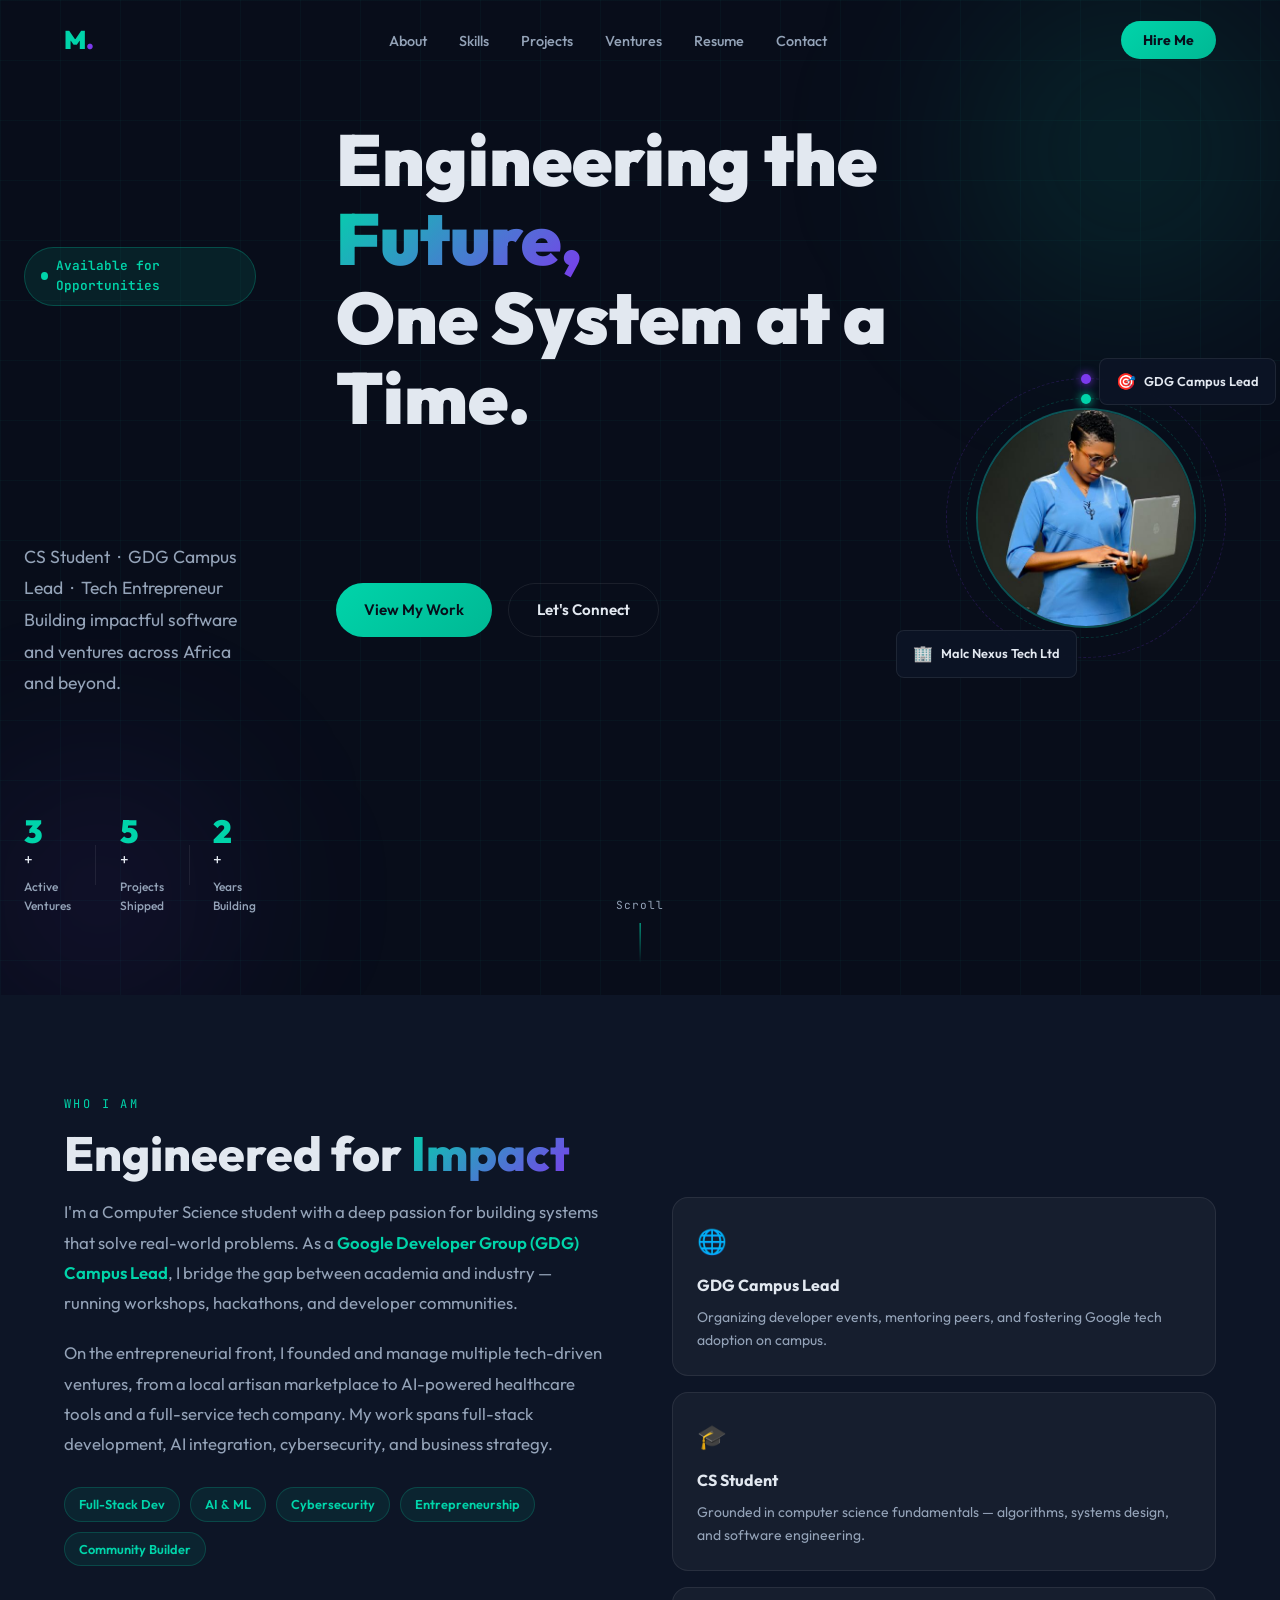
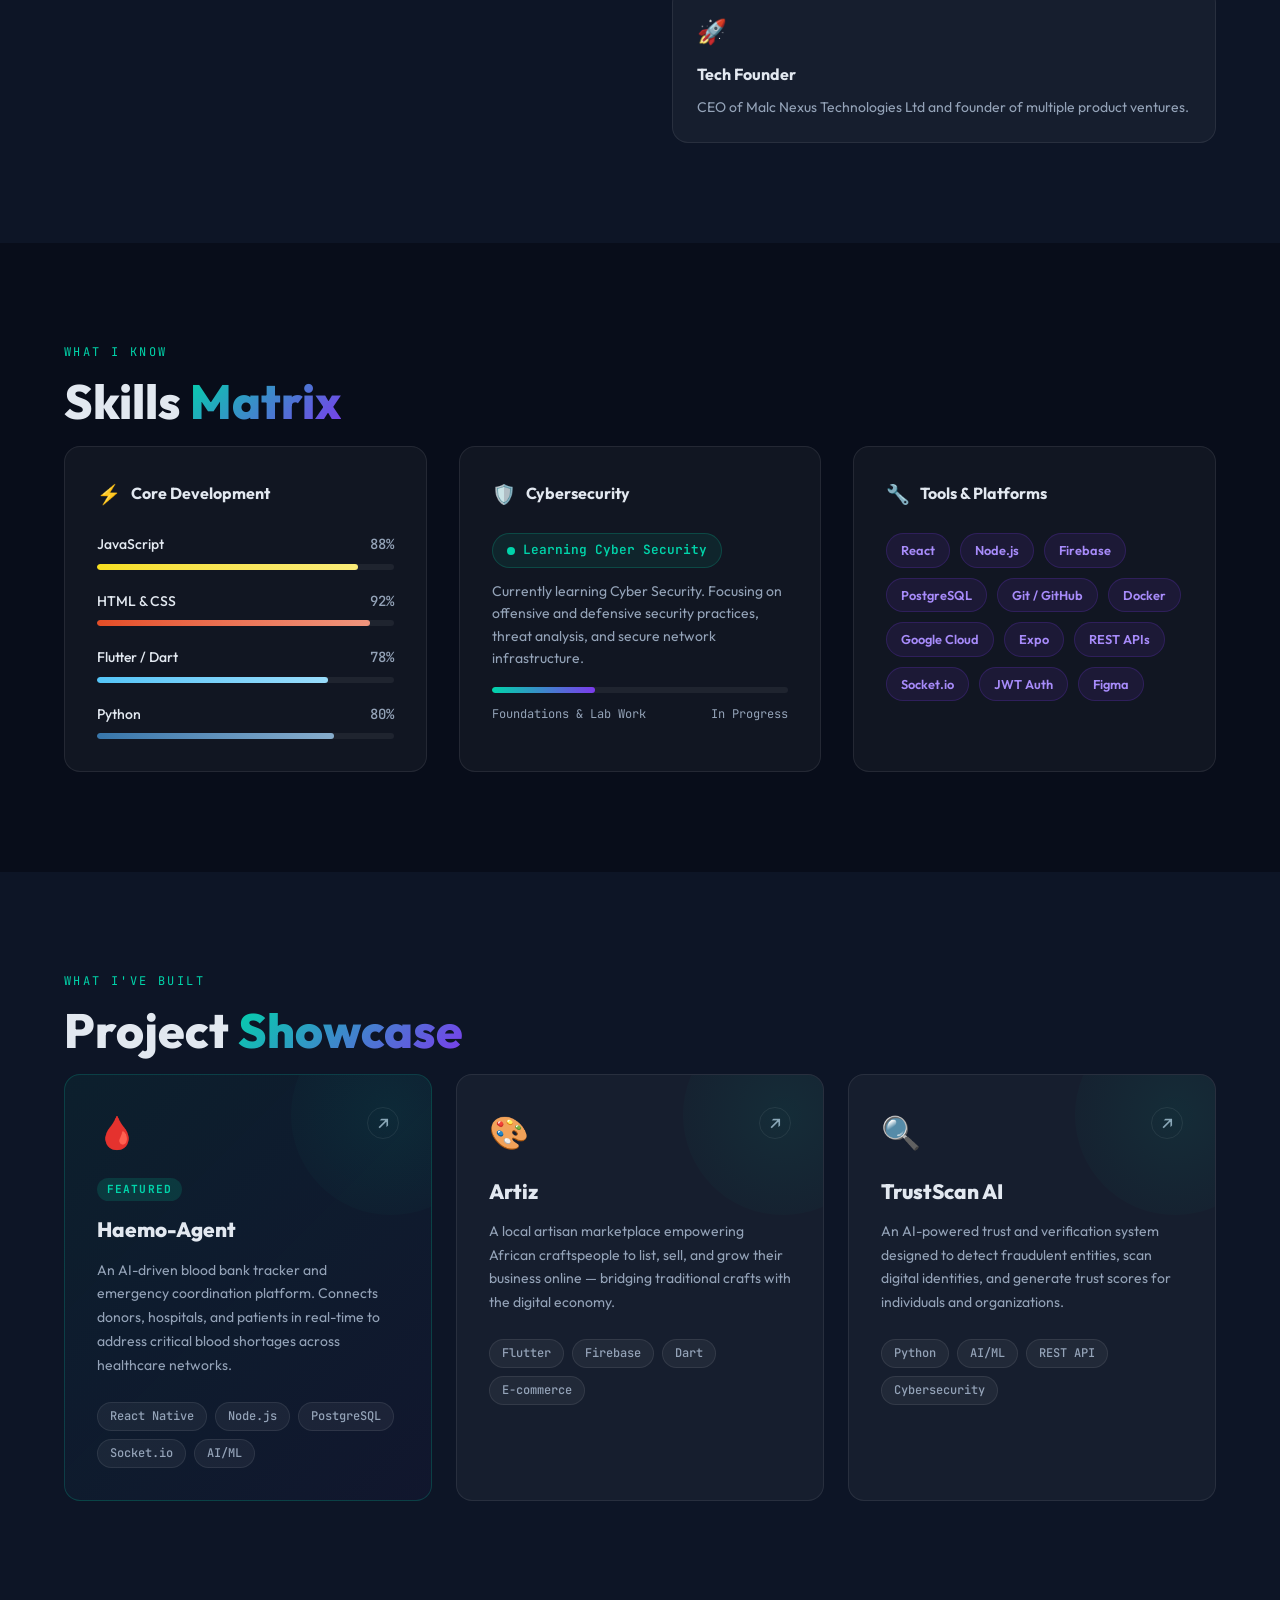
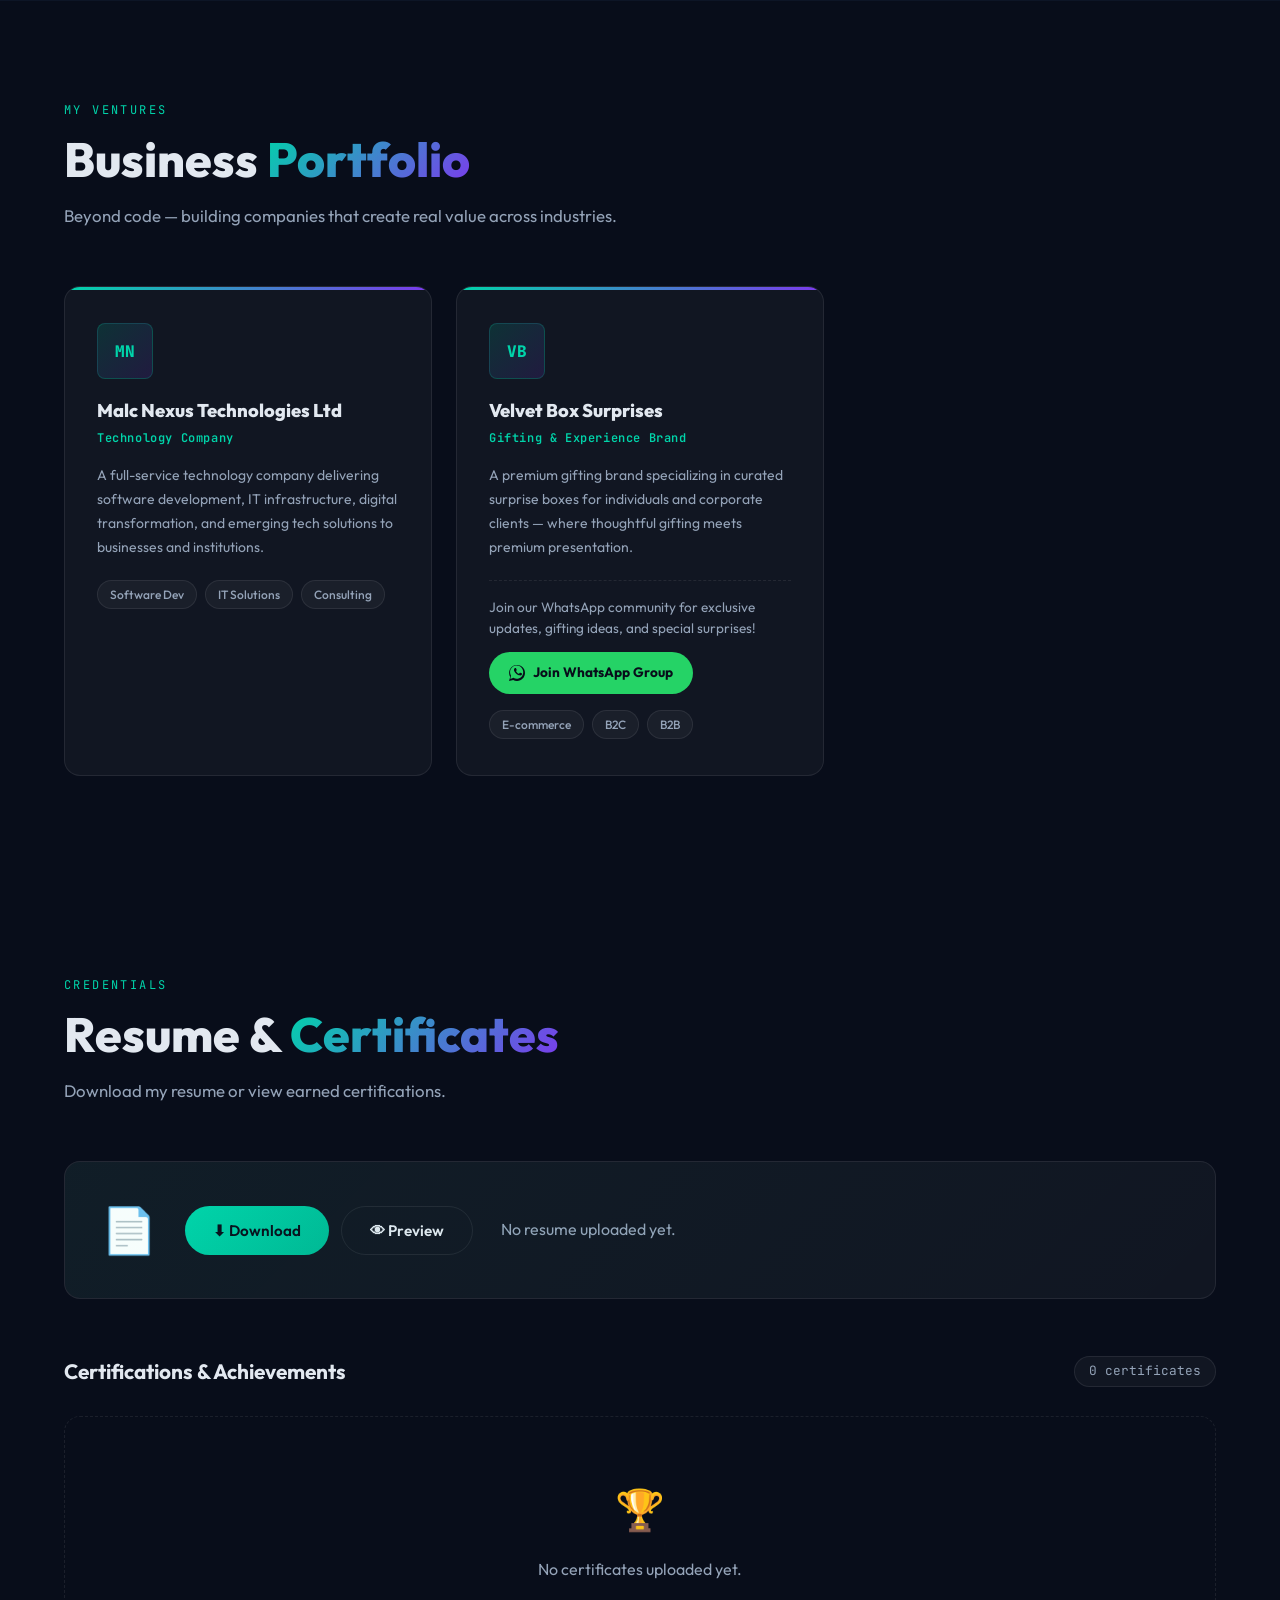
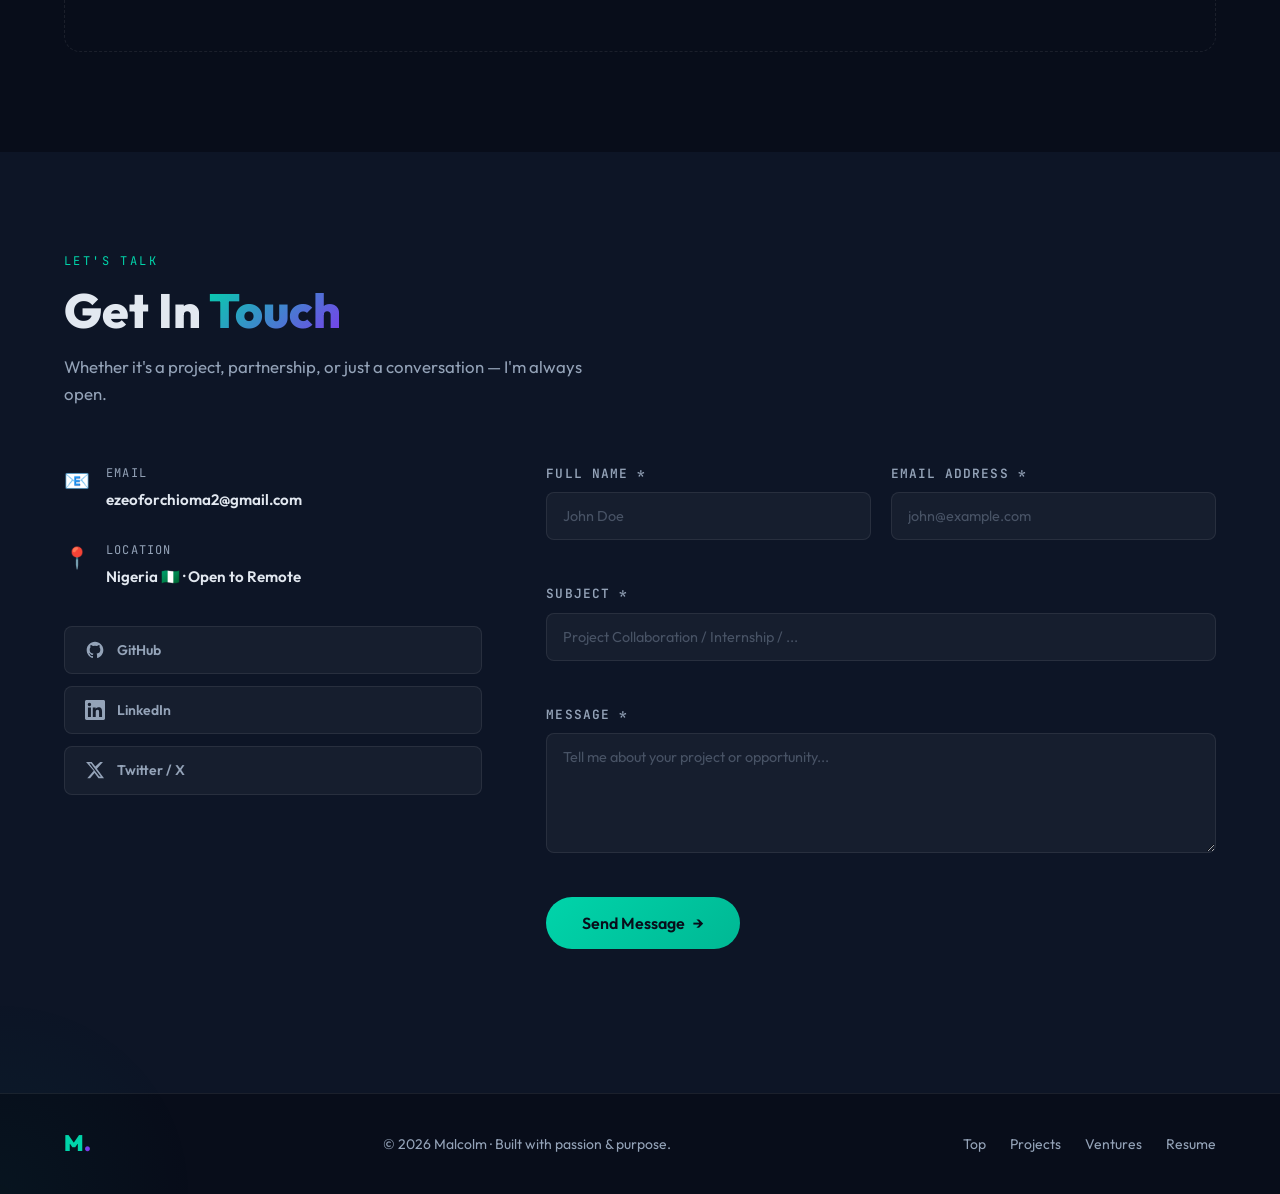
<file: Desktop/my portfolio/index.html>
<!DOCTYPE html>
<html lang="en">

<head>
  <meta charset="UTF-8" />
  <meta name="viewport" content="width=device-width, initial-scale=1.0" />
  <meta name="description"
    content="Professional portfolio of a Computer Science student, GDG Campus Lead, and tech entrepreneur behind Malc Nexus Technologies, Artiz, Haemo-Agent, and TrustScan AI." />
  <title>Malcolm | CS Student · GDG Lead · Tech Entrepreneur</title>
  <link rel="preconnect" href="https://fonts.googleapis.com" />
  <link rel="preconnect" href="https://fonts.gstatic.com" crossorigin />
  <link
    href="https://fonts.googleapis.com/css2?family=Outfit:wght@300;400;500;600;700;800;900&family=JetBrains+Mono:wght@400;500;700&display=swap"
    rel="stylesheet" />
  <link rel="stylesheet" href="style.css" />
</head>

<body>

  <!-- NAV -->
  <nav id="navbar" role="navigation" aria-label="Main navigation">
    <div class="nav-inner">
      <a href="#hero" class="nav-logo" aria-label="Home">M<span class="logo-dot">.</span></a>
      <ul class="nav-links" role="list">
        <li><a href="#about">About</a></li>
        <li><a href="#skills">Skills</a></li>
        <li><a href="#projects">Projects</a></li>
        <li><a href="#ventures">Ventures</a></li>
        <li><a href="#resume">Resume</a></li>
        <li><a href="#contact">Contact</a></li>
      </ul>
      <button class="nav-cta" onclick="document.getElementById('contact').scrollIntoView({behavior:'smooth'})">Hire
        Me</button>
      <button class="hamburger" id="hamburger" aria-label="Toggle menu" aria-expanded="false">
        <span></span><span></span><span></span>
      </button>
    </div>
    <div class="mobile-menu" id="mobileMenu" aria-hidden="true">
      <a href="#about" class="mob-link">About</a>
      <a href="#skills" class="mob-link">Skills</a>
      <a href="#projects" class="mob-link">Projects</a>
      <a href="#ventures" class="mob-link">Ventures</a>
      <a href="#resume" class="mob-link">Resume</a>
      <a href="#contact" class="mob-link">Contact</a>
    </div>
  </nav>

  <!-- HERO -->
  <section id="hero" class="hero-section">
    <div class="hero-bg-grid"></div>
    <div class="hero-orb orb-1"></div>
    <div class="hero-orb orb-2"></div>
    <div class="hero-content">
      <div class="hero-badge">
        <span class="badge-dot"></span>
        Available for Opportunities
      </div>
      <h1 class="hero-title">
        Engineering the<br />
        <span class="gradient-text">Future,</span><br />
        One System at a Time.
      </h1>
      <p class="hero-sub">
        CS Student &nbsp;·&nbsp; GDG Campus Lead &nbsp;·&nbsp; Tech Entrepreneur<br />
        Building impactful software and ventures across Africa and beyond.
      </p>
      <div class="hero-actions">
        <a href="#projects" class="btn btn-primary" id="hero-cta">View My Work</a>
        <a href="#contact" class="btn btn-ghost">Let's Connect</a>
      </div>
      <div class="hero-stats">
        <div class="stat-item">
          <span class="stat-num" data-target="3">0</span>+
          <span class="stat-label">Active Ventures</span>
        </div>
        <div class="stat-divider"></div>
        <div class="stat-item">
          <span class="stat-num" data-target="5">0</span>+
          <span class="stat-label">Projects Shipped</span>
        </div>
        <div class="stat-divider"></div>
        <div class="stat-item">
          <span class="stat-num" data-target="2">0</span>+
          <span class="stat-label">Years Building</span>
        </div>
      </div>
    </div>
    <div class="hero-visual">
      <div class="avatar-ring">
        <div class="avatar-inner">
          <img src="assets/profile.jpeg" alt="Profile photo" class="avatar-img" id="avatarImg" />
        </div>
        <div class="ring-orbit orbit-1">
          <div class="orbit-dot"></div>
        </div>
        <div class="ring-orbit orbit-2">
          <div class="orbit-dot"></div>
        </div>
      </div>
      <div class="floating-card card-gdg">
        <span class="fc-icon">🎯</span>
        <span class="fc-text">GDG Campus Lead</span>
      </div>
      <div class="floating-card card-nexus">
        <span class="fc-icon">🏢</span>
        <span class="fc-text">Malc Nexus Tech Ltd</span>
      </div>
    </div>
    <div class="scroll-hint">
      <span>Scroll</span>
      <div class="scroll-line"></div>
    </div>
  </section>

  <!-- ABOUT -->
  <section id="about" class="about-section section-pad">
    <div class="container">
      <div class="section-label">Who I Am</div>
      <h2 class="section-title">Engineered for <span class="gradient-text">Impact</span></h2>
      <div class="about-grid">
        <div class="about-text">
          <p>I'm a Computer Science student with a deep passion for building systems that solve real-world problems. As
            a <strong>Google Developer Group (GDG) Campus Lead</strong>, I bridge the gap between academia and industry
            — running workshops, hackathons, and developer communities.</p>
          <p>On the entrepreneurial front, I founded and manage multiple tech-driven ventures, from a local artisan
            marketplace to AI-powered healthcare tools and a full-service tech company. My work spans full-stack
            development, AI integration, cybersecurity, and business strategy.</p>
          <div class="about-tags">
            <span class="tag">Full-Stack Dev</span>
            <span class="tag">AI & ML</span>
            <span class="tag">Cybersecurity</span>
            <span class="tag">Entrepreneurship</span>
            <span class="tag">Community Builder</span>
          </div>
        </div>
        <div class="about-cards">
          <div class="info-card" id="info-gdg">
            <div class="ic-icon">🌐</div>
            <h3>GDG Campus Lead</h3>
            <p>Organizing developer events, mentoring peers, and fostering Google tech adoption on campus.</p>
          </div>
          <div class="info-card" id="info-cs">
            <div class="ic-icon">🎓</div>
            <h3>CS Student</h3>
            <p>Grounded in computer science fundamentals — algorithms, systems design, and software engineering.</p>
          </div>
          <div class="info-card" id="info-founder">
            <div class="ic-icon">🚀</div>
            <h3>Tech Founder</h3>
            <p>CEO of Malc Nexus Technologies Ltd and founder of multiple product ventures.</p>
          </div>
        </div>
      </div>
    </div>
  </section>

  <!-- SKILLS -->
  <section id="skills" class="skills-section section-pad">
    <div class="container">
      <div class="section-label">What I Know</div>
      <h2 class="section-title">Skills <span class="gradient-text">Matrix</span></h2>
      <div class="skills-grid">

        <div class="skill-category">
          <h3 class="cat-title"><span class="cat-icon">⚡</span> Core Development</h3>
          <div class="skill-bars">
            <div class="skill-bar-item">
              <div class="sb-meta"><span>JavaScript</span><span class="sb-pct">88%</span></div>
              <div class="sb-track">
                <div class="sb-fill" data-width="88" style="--c:#f7df1e"></div>
              </div>
            </div>
            <div class="skill-bar-item">
              <div class="sb-meta"><span>HTML & CSS</span><span class="sb-pct">92%</span></div>
              <div class="sb-track">
                <div class="sb-fill" data-width="92" style="--c:#e44d26"></div>
              </div>
            </div>
            <div class="skill-bar-item">
              <div class="sb-meta"><span>Flutter / Dart</span><span class="sb-pct">78%</span></div>
              <div class="sb-track">
                <div class="sb-fill" data-width="78" style="--c:#54c5f8"></div>
              </div>
            </div>
            <div class="skill-bar-item">
              <div class="sb-meta"><span>Python</span><span class="sb-pct">80%</span></div>
              <div class="sb-track">
                <div class="sb-fill" data-width="80" style="--c:#3776ab"></div>
              </div>
            </div>
          </div>
        </div>

        <div class="skill-category learning-category">
          <h3 class="cat-title"><span class="cat-icon">🛡️</span> Cybersecurity</h3>
          <div class="learning-status-container">
            <div class="learning-badge">
              <span class="learning-dot"></span>
              Learning Cyber Security
            </div>
            <p class="learning-desc">Currently learning Cyber Security. Focusing on offensive and defensive security
              practices, threat analysis, and secure network infrastructure.</p>
            <div class="learning-progress">
              <div class="lp-bar" style="--w: 35%"></div>
            </div>
            <div class="lp-meta">
              <span>Foundations & Lab Work</span>
              <span>In Progress</span>
            </div>
          </div>
        </div>

        <div class="skill-category tags-only">
          <h3 class="cat-title"><span class="cat-icon">🔧</span> Tools & Platforms</h3>
          <div class="tech-tags">
            <span class="tech-tag">React</span>
            <span class="tech-tag">Node.js</span>
            <span class="tech-tag">Firebase</span>
            <span class="tech-tag">PostgreSQL</span>
            <span class="tech-tag">Git / GitHub</span>
            <span class="tech-tag">Docker</span>
            <span class="tech-tag">Google Cloud</span>
            <span class="tech-tag">Expo</span>
            <span class="tech-tag">REST APIs</span>
            <span class="tech-tag">Socket.io</span>
            <span class="tech-tag">JWT Auth</span>
            <span class="tech-tag">Figma</span>
          </div>
        </div>

      </div>
    </div>
  </section>

  <!-- PROJECTS -->
  <section id="projects" class="projects-section section-pad">
    <div class="container">
      <div class="section-label">What I've Built</div>
      <h2 class="section-title">Project <span class="gradient-text">Showcase</span></h2>
      <div class="projects-grid">

        <div class="project-card featured" id="proj-haemo">
          <div class="pc-glow"></div>
          <div class="pc-header">
            <div class="pc-icon">🩸</div>
            <div class="pc-links">
              <a href="#" aria-label="View Haemo-Agent on GitHub" class="pc-link">↗</a>
            </div>
          </div>
          <div class="pc-badge">Featured</div>
          <h3 class="pc-title">Haemo-Agent</h3>
          <p class="pc-desc">An AI-driven blood bank tracker and emergency coordination platform. Connects donors,
            hospitals, and patients in real-time to address critical blood shortages across healthcare networks.</p>
          <div class="pc-tags">
            <span>React Native</span><span>Node.js</span><span>PostgreSQL</span><span>Socket.io</span><span>AI/ML</span>
          </div>
        </div>

        <div class="project-card" id="proj-artiz">
          <div class="pc-glow"></div>
          <div class="pc-header">
            <div class="pc-icon">🎨</div>
            <div class="pc-links">
              <a href="#" aria-label="View Artiz project" class="pc-link">↗</a>
            </div>
          </div>
          <h3 class="pc-title">Artiz</h3>
          <p class="pc-desc">A local artisan marketplace empowering African craftspeople to list, sell, and grow their
            business online — bridging traditional crafts with the digital economy.</p>
          <div class="pc-tags">
            <span>Flutter</span><span>Firebase</span><span>Dart</span><span>E-commerce</span>
          </div>
        </div>

        <div class="project-card" id="proj-trustscan">
          <div class="pc-glow"></div>
          <div class="pc-header">
            <div class="pc-icon">🔍</div>
            <div class="pc-links">
              <a href="#" aria-label="View TrustScan AI project" class="pc-link">↗</a>
            </div>
          </div>
          <h3 class="pc-title">TrustScan AI</h3>
          <p class="pc-desc">An AI-powered trust and verification system designed to detect fraudulent entities, scan
            digital identities, and generate trust scores for individuals and organizations.</p>
          <div class="pc-tags">
            <span>Python</span><span>AI/ML</span><span>REST API</span><span>Cybersecurity</span>
          </div>
        </div>

      </div>
    </div>
  </section>

  <!-- VENTURES -->
  <section id="ventures" class="ventures-section section-pad">
    <div class="container">
      <div class="section-label">My Ventures</div>
      <h2 class="section-title">Business <span class="gradient-text">Portfolio</span></h2>
      <p class="section-sub">Beyond code — building companies that create real value across industries.</p>
      <div class="ventures-grid">

        <div class="venture-card" id="vc-malc">
          <div class="vc-accent"></div>
          <div class="vc-logo">MN</div>
          <h3 class="vc-name">Malc Nexus Technologies Ltd</h3>
          <span class="vc-type">Technology Company</span>
          <p class="vc-desc">A full-service technology company delivering software development, IT infrastructure,
            digital transformation, and emerging tech solutions to businesses and institutions.</p>
          <div class="vc-tags">
            <span>Software Dev</span><span>IT Solutions</span><span>Consulting</span>
          </div>
        </div>

        <div class="venture-card" id="vc-velvet">
          <div class="vc-accent"></div>
          <div class="vc-logo">VB</div>
          <h3 class="vc-name">Velvet Box Surprises</h3>
          <span class="vc-type">Gifting & Experience Brand</span>
          <p class="vc-desc">A premium gifting brand specializing in curated surprise boxes for individuals and
            corporate clients — where thoughtful gifting meets premium presentation.</p>
          <div class="vc-whatsapp">
            <p class="vc-wa-text">Join our WhatsApp community for exclusive updates, gifting ideas, and special
              surprises!</p>
            <a href="https://chat.whatsapp.com/IS1MnH4w1Rf3fkMmWFpqnX" target="_blank" rel="noopener noreferrer"
              class="btn-wa">
              <svg class="wa-icon" viewBox="0 0 24 24" fill="currentColor" width="16" height="16">
                <path
                  d="M.057 24l1.687-6.163c-1.041-1.804-1.588-3.849-1.587-5.946C.06 5.348 5.397.01 12.008.01c3.202.001 6.212 1.246 8.477 3.514 2.266 2.268 3.507 5.28 3.505 8.484-.004 6.657-5.34 11.997-11.953 11.997-2.005-.001-3.973-.502-5.73-1.45L0 24zm6.59-4.846c1.6.95 3.188 1.449 4.825 1.451 5.436 0 9.86-4.42 9.864-9.864.002-2.637-1.023-5.116-2.887-6.982C16.587 1.892 14.113.868 11.48.868c-5.439 0-9.863 4.42-9.867 9.866-.001 1.77.476 3.498 1.38 5.068L2.01 21.037l4.637-1.883zm12.355-6.613c-.3-.15-1.777-.878-2.05-.978-.272-.1-.47-.15-.668.15-.198.3-.768.977-.942 1.176-.173.199-.347.224-.647.074-.3-.15-1.268-.468-2.417-1.493-.893-.796-1.496-1.78-1.672-2.08-.175-.3-.019-.462.13-.611.135-.133.3-.35.45-.525.15-.175.2-.299.3-.5.1-.2.05-.375-.025-.525-.075-.15-.668-1.612-.916-2.207-.242-.579-.487-.5-.669-.51-.173-.008-.371-.01-.57-.01-.198 0-.52.074-.792.372-.272.297-1.04 1.016-1.04 2.479 0 1.462 1.065 2.875 1.213 3.074.149.198 2.096 3.2 5.077 4.487.709.306 1.262.489 1.694.625.712.227 1.36.195 1.871.118.571-.085 1.778-.726 2.025-1.429.247-.702.247-1.303.173-1.429-.073-.124-.271-.199-.571-.349z" />
              </svg>
              Join WhatsApp Group
            </a>
          </div>
          <div class="vc-tags" style="margin-top: 16px;">
            <span>E-commerce</span><span>B2C</span><span>B2B</span>
          </div>
        </div>

      </div>
    </div>
  </section>

  <!-- RESUME & CERTIFICATES -->
  <section id="resume" class="resume-section section-pad">
    <div class="container">
      <div class="section-label">Credentials</div>
      <h2 class="section-title">Resume &amp; <span class="gradient-text">Certificates</span></h2>
      <p class="section-sub">Download my resume or view earned certifications.</p>

      <!-- RESUME CARD -->
      <div class="resume-hero" id="resumeHero">
        <div class="rh-icon">📄</div>
        <div class="rh-info">
          <h3 id="resumeTitle">Malcolm's Resume</h3>
          <p id="resumeMeta" class="rh-meta">PDF · Last updated 2026</p>
        </div>
        <div class="rh-actions">
          <button class="btn btn-primary" id="resumeDownloadBtn" onclick="downloadFile('resume')">⬇ Download</button>
          <button class="btn btn-ghost" id="resumeViewBtn" onclick="viewFile('resume')">👁 Preview</button>
        </div>
        <div class="rh-empty" id="resumeEmpty">
          <span>No resume uploaded yet.</span>
        </div>
      </div>

      <!-- CERTIFICATES GRID -->
      <div class="cert-header">
        <h3 class="cert-section-title">Certifications &amp; Achievements</h3>
        <span class="cert-count" id="certCount">0 certificates</span>
      </div>
      <div class="certs-grid" id="certsGrid">
        <div class="cert-empty-state" id="certEmptyState">
          <div class="ces-icon">🏆</div>
          <p>No certificates uploaded yet.</p>
        </div>
      </div>
    </div>
  </section>

  <!-- ADMIN UPLOAD MODAL -->
  <div class="admin-modal" id="adminModal" role="dialog" aria-modal="true" aria-label="Admin upload panel" hidden>
    <div class="admin-backdrop" id="adminBackdrop"></div>
    <div class="admin-panel">
      <div class="ap-header">
        <div class="ap-title">🔐 Admin Upload Panel</div>
        <button class="ap-close" id="adminClose" aria-label="Close admin panel">✕</button>
      </div>

      <!-- PROFILE PHOTO UPLOAD -->
      <div class="ap-section">
        <h4 class="ap-section-title">Profile Picture (Image)</h4>
        <label class="upload-zone" id="profileZone" for="profileInput">
          <div class="uz-icon">🖼️</div>
          <div class="uz-text">Drop photo here or <span>click to browse</span></div>
          <div class="uz-hint">Max 5 MB · PNG, JPG, WebP</div>
          <input type="file" id="profileInput" accept="image/png,image/jpeg,image/webp" hidden />
        </label>
        <div class="upload-preview" id="profilePreview" hidden>
          <span class="up-name" id="profilePreviewName"></span>
          <button class="up-remove" onclick="removeFile('profile')" aria-label="Remove profile photo">✕</button>
        </div>
      </div>

      <!-- RESUME UPLOAD -->
      <div class="ap-section">
        <h4 class="ap-section-title">Resume (PDF)</h4>
        <label class="upload-zone" id="resumeZone" for="resumeInput">
          <div class="uz-icon">📄</div>
          <div class="uz-text">Drop PDF here or <span>click to browse</span></div>
          <div class="uz-hint">Max 10 MB · PDF only</div>
          <input type="file" id="resumeInput" accept=".pdf,application/pdf" hidden />
        </label>
        <div class="upload-preview" id="resumePreview" hidden>
          <span class="up-name" id="resumePreviewName"></span>
          <button class="up-remove" onclick="removeFile('resume')" aria-label="Remove resume">✕</button>
        </div>
      </div>

      <!-- CERTIFICATE UPLOAD -->
      <div class="ap-section">
        <h4 class="ap-section-title">Certificates (PDF / Image)</h4>
        <label class="upload-zone" id="certZone" for="certInput">
          <div class="uz-icon">🏆</div>
          <div class="uz-text">Drop files here or <span>click to browse</span></div>
          <div class="uz-hint">PDF, PNG, JPG · Max 5 MB each · Multiple allowed</div>
          <input type="file" id="certInput" accept=".pdf,application/pdf,image/png,image/jpeg,image/webp" multiple
            hidden />
        </label>
        <div class="cert-upload-list" id="certUploadList"></div>
      </div>

      <div class="ap-footer">
        <span class="ap-note" id="apNote"></span>
        <button class="btn btn-primary" id="apSaveBtn">💾 Save Changes</button>
      </div>
    </div>
  </div>

  <!-- CONTACT -->
  <section id="contact" class="contact-section section-pad">
    <div class="container">
      <div class="section-label">Let's Talk</div>
      <h2 class="section-title">Get In <span class="gradient-text">Touch</span></h2>
      <p class="section-sub">Whether it's a project, partnership, or just a conversation — I'm always open.</p>
      <div class="contact-grid">

        <div class="contact-info">
          <div class="ci-item">
            <div class="ci-icon">📧</div>
            <div>
              <div class="ci-label">Email</div>
              <a href="mailto:ezeoforchioma2@gmail.com" class="ci-val">ezeoforchioma2@gmail.com</a>
            </div>
          </div>
          <div class="ci-item">
            <div class="ci-icon">📍</div>
            <div>
              <div class="ci-label">Location</div>
              <span class="ci-val">Nigeria 🇳🇬 · Open to Remote</span>
            </div>
          </div>
          <div class="socials">
            <a href="https://github.com/Smart-Techie" target="_blank" rel="noopener noreferrer" aria-label="GitHub"
              class="social-btn" id="social-github">
              <svg viewBox="0 0 24 24" fill="currentColor" width="20" height="20">
                <path
                  d="M12 2C6.477 2 2 6.477 2 12c0 4.418 2.865 8.166 6.839 9.489.5.092.682-.217.682-.482 0-.237-.009-.868-.014-1.703-2.782.604-3.369-1.342-3.369-1.342-.454-1.155-1.11-1.463-1.11-1.463-.908-.62.069-.608.069-.608 1.003.07 1.531 1.03 1.531 1.03.892 1.529 2.341 1.088 2.91.832.092-.647.35-1.088.636-1.338-2.22-.253-4.555-1.11-4.555-4.943 0-1.091.39-1.984 1.029-2.683-.103-.253-.446-1.27.098-2.647 0 0 .84-.269 2.75 1.025A9.578 9.578 0 0 1 12 6.836a9.59 9.59 0 0 1 2.504.337c1.909-1.294 2.747-1.025 2.747-1.025.546 1.377.203 2.394.1 2.647.64.699 1.028 1.592 1.028 2.683 0 3.842-2.339 4.687-4.566 4.935.359.309.678.919.678 1.852 0 1.336-.012 2.415-.012 2.743 0 .267.18.579.688.481C19.138 20.163 22 16.418 22 12c0-5.523-4.477-10-10-10z" />
              </svg>
              GitHub
            </a>
            <a href="https://linkedin.com" target="_blank" rel="noopener noreferrer" aria-label="LinkedIn"
              class="social-btn" id="social-linkedin">
              <svg viewBox="0 0 24 24" fill="currentColor" width="20" height="20">
                <path
                  d="M20.447 20.452h-3.554v-5.569c0-1.328-.027-3.037-1.852-3.037-1.853 0-2.136 1.445-2.136 2.939v5.667H9.351V9h3.414v1.561h.046c.477-.9 1.637-1.85 3.37-1.85 3.601 0 4.267 2.37 4.267 5.455v6.286zM5.337 7.433a2.062 2.062 0 0 1-2.063-2.065 2.064 2.064 0 1 1 2.063 2.065zm1.782 13.019H3.555V9h3.564v11.452zM22.225 0H1.771C.792 0 0 .774 0 1.729v20.542C0 23.227.792 24 1.771 24h20.451C23.2 24 24 23.227 24 22.271V1.729C24 .774 23.2 0 22.222 0h.003z" />
              </svg>
              LinkedIn
            </a>
            <a href="#" target="_blank" rel="noopener noreferrer" aria-label="Twitter/X" class="social-btn"
              id="social-twitter">
              <svg viewBox="0 0 24 24" fill="currentColor" width="20" height="20">
                <path
                  d="M18.244 2.25h3.308l-7.227 8.26 8.502 11.24H16.17l-4.714-6.231-5.401 6.231H2.741l7.73-8.835L1.254 2.25H8.08l4.253 5.622 5.912-5.622zm-1.161 17.52h1.833L7.084 4.126H5.117z" />
              </svg>
              Twitter / X
            </a>
          </div>
        </div>

        <form class="contact-form" id="contactForm" novalidate>
          <div class="form-row">
            <div class="form-group">
              <label for="cf-name">Full Name *</label>
              <input type="text" id="cf-name" name="name" placeholder="John Doe" required autocomplete="name" />
              <span class="field-error" id="err-name"></span>
            </div>
            <div class="form-group">
              <label for="cf-email">Email Address *</label>
              <input type="email" id="cf-email" name="email" placeholder="john@example.com" required
                autocomplete="email" />
              <span class="field-error" id="err-email"></span>
            </div>
          </div>
          <div class="form-group">
            <label for="cf-subject">Subject *</label>
            <input type="text" id="cf-subject" name="subject" placeholder="Project Collaboration / Internship / ..."
              required />
            <span class="field-error" id="err-subject"></span>
          </div>
          <div class="form-group">
            <label for="cf-message">Message *</label>
            <textarea id="cf-message" name="message" rows="5" placeholder="Tell me about your project or opportunity..."
              required></textarea>
            <span class="field-error" id="err-message"></span>
          </div>
          <button type="submit" class="btn btn-primary form-submit" id="submitBtn">
            <span class="btn-text">Send Message</span>
            <span class="btn-icon">→</span>
          </button>
          <div class="form-success" id="formSuccess" aria-live="polite"></div>
        </form>

      </div>
    </div>
  </section>

  <!-- FOOTER -->
  <footer class="site-footer">
    <div class="container footer-inner">
      <span class="footer-logo">M<span class="logo-dot">.</span></span>
      <p class="footer-copy">© 2026 Malcolm · Built with passion &amp; purpose.</p>
      <div class="footer-links">
        <a href="#hero">Top</a>
        <a href="#projects">Projects</a>
        <a href="#ventures">Ventures</a>
        <a href="#resume">Resume</a>
      </div>
    </div>
  </footer>

  <script src="main.js"></script>
</body>

</html>
</file>
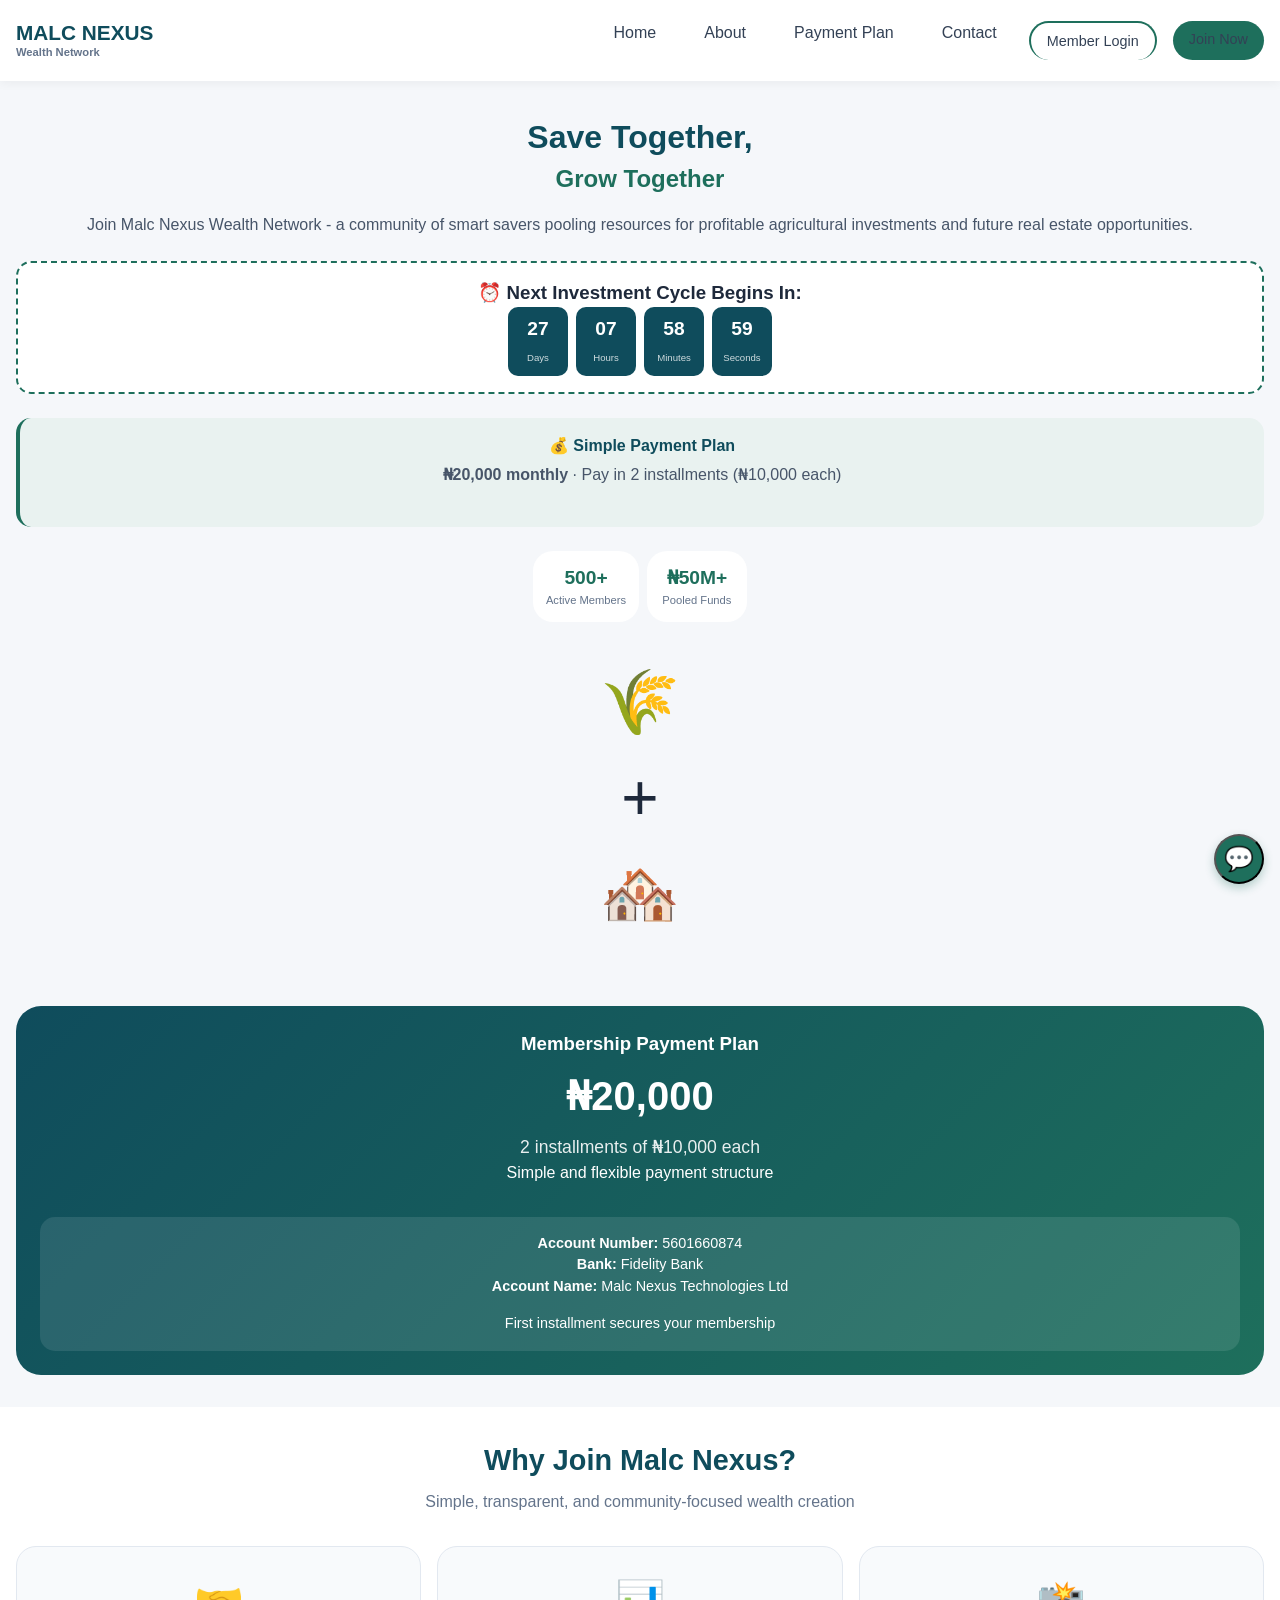
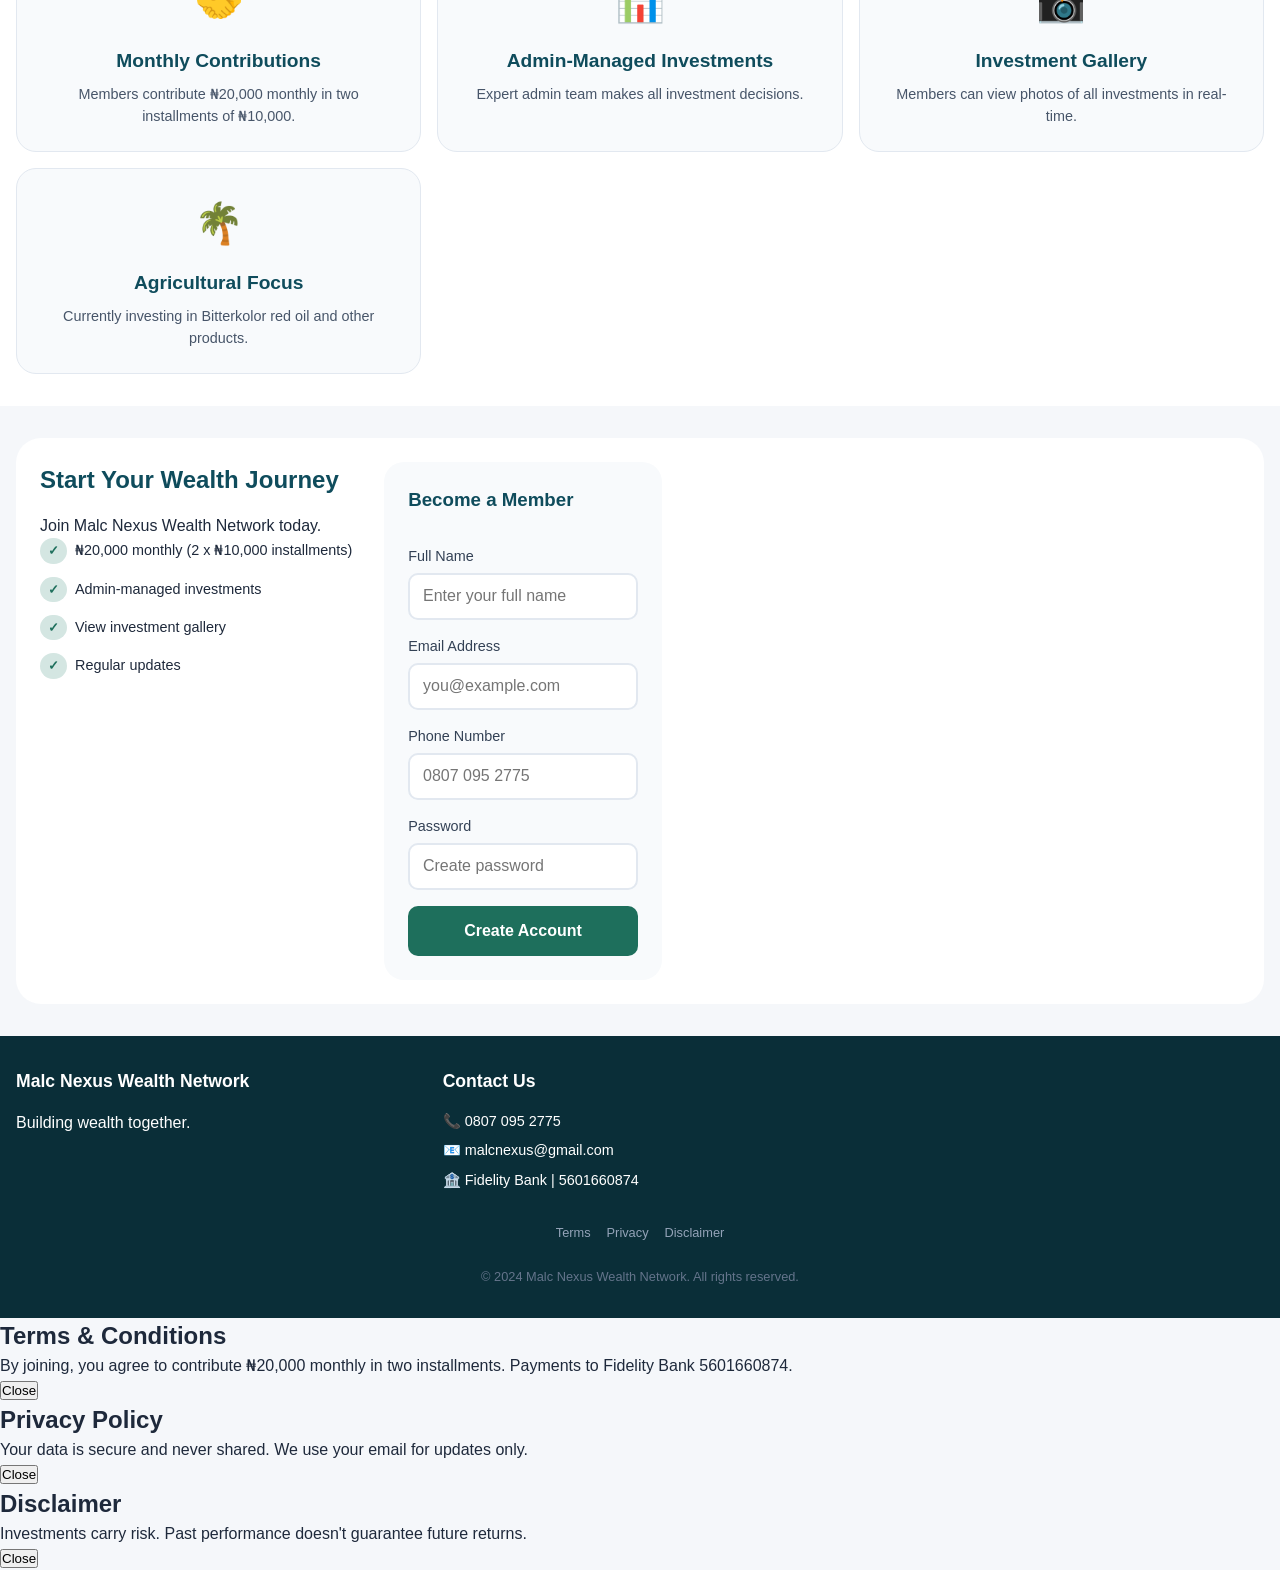
<file: Desktop/WealthNetwork/index.html>
<!DOCTYPE html>
<html lang="en">
<head>
    <meta charset="UTF-8">
    <meta name="viewport" content="width=device-width, initial-scale=1.0, maximum-scale=1.0, user-scalable=yes">
    <meta name="description" content="Malc Nexus Wealth Network - Community savings and investment platform for agricultural and real estate investments.">
    <meta name="keywords" content="savings, investment, agriculture, real estate, Nigeria, wealth creation">
    <meta name="author" content="Malc Nexus Technologies Ltd">
    <meta property="og:title" content="Malc Nexus Wealth Network">
    <meta property="og:description" content="Save together, grow together">
    <meta property="og:type" content="website">
    <title>Malc Nexus Wealth Network | Home</title>
    <link rel="stylesheet" href="style.css">
</head>
<body>
    <!-- Header with Mobile Menu -->
<header class="header">
    <div class="nav-container">
        <div class="logo">
            <h1>MALC NEXUS <br><span>Wealth Network</span></h1>
        </div>
        <div class="menu-toggle" onclick="toggleMenu()">☰</div>
        <nav class="nav-links" id="navLinks">
            <a href="#home">Home</a>
            <a href="#about">About</a>
            <a href="#payment">Payment Plan</a>
            <a href="#contact">Contact</a>
            <a href="login.html" class="btn btn-outline">Member Login</a>
            <a href="#signup" class="btn btn-primary">Join Now</a>
        </nav>
    </div>
</header>

<script>
    function toggleMenu() {
    document.getElementById('navLinks').classList.toggle('active');
}

// Close menu when clicking a link
document.querySelectorAll('.nav-links a').forEach(link => {
    link.addEventListener('click', () => {
        document.getElementById('navLinks').classList.remove('active');
    });
});
</script>

    <section class="hero" id="home">
        <div class="hero-content">
            <h2>Save Together,<br><span>Grow Together</span></h2>
            <p>Join Malc Nexus Wealth Network - a community of smart savers pooling resources for profitable agricultural investments and future real estate opportunities.</p>
           
            <div class="countdown-container">
                <h3>⏰ Next Investment Cycle Begins In:</h3>
                <div class="countdown-timer" id="countdown">
                    <div class="timer-block">
                        <span id="days">00</span>
                        <small>Days</small>
                    </div>
                    <div class="timer-block">
                        <span id="hours">00</span>
                        <small>Hours</small>
                    </div>
                    <div class="timer-block">
                        <span id="minutes">00</span>
                        <small>Minutes</small>
                    </div>
                    <div class="timer-block">
                        <span id="seconds">00</span>
                        <small>Seconds</small>
                    </div>
                </div>
            </div>

            <div class="payment-highlight">
                <h3>💰 Simple Payment Plan</h3>
                <p><strong>₦20,000 monthly</strong> · Pay in 2 installments (₦10,000 each)</p>
            </div>

            <div class="hero-stats">
                <div class="stat-item">
                    <div class="stat-number">500+</div>
                    <div class="stat-label">Active Members</div>
                </div>
                <div class="stat-item">
                    <div class="stat-number">₦50M+</div>
                    <div class="stat-label">Pooled Funds</div>
                </div>
            </div>
        </div>
        <div class="hero-image">
            <span>🌾</span>
            <span style="font-size: 4rem; display: block;">+</span>
            <span>🏘️</span>
        </div>
    </section>

    <section class="payment-plan" id="payment">
        <div class="payment-card">
            <h3>Membership Payment Plan</h3>
            <div class="amount">₦20,000</div>
            <div class="installment">2 installments of ₦10,000 each</div>
            <p style="margin-bottom: 2rem;">Simple and flexible payment structure</p>
           
            <div class="bank-details">
                <p><strong>Account Number:</strong> 5601660874</p>
                <p><strong>Bank:</strong> Fidelity Bank</p>
                <p><strong>Account Name:</strong> Malc Nexus Technologies Ltd</p>
                <p style="margin-top: 1rem; font-size: 0.9rem;">First installment secures your membership</p>
            </div>
        </div>
    </section>

    <section class="features" id="about">
        <h2 class="section-title">Why Join Malc Nexus?</h2>
        <p class="section-subtitle">Simple, transparent, and community-focused wealth creation</p>
       
        <div class="features-grid">
            <div class="feature-card">
                <div class="feature-icon">🤝</div>
                <h3>Monthly Contributions</h3>
                <p>Members contribute ₦20,000 monthly in two installments of ₦10,000.</p>
            </div>
            <div class="feature-card">
                <div class="feature-icon">📊</div>
                <h3>Admin-Managed Investments</h3>
                <p>Expert admin team makes all investment decisions.</p>
            </div>
            <div class="feature-card">
                <div class="feature-icon">📸</div>
                <h3>Investment Gallery</h3>
                <p>Members can view photos of all investments in real-time.</p>
            </div>
            <div class="feature-card">
                <div class="feature-icon">🌴</div>
                <h3>Agricultural Focus</h3>
                <p>Currently investing in Bitterkolor red oil and other products.</p>
            </div>
        </div>
    </section>

    <section class="signup-section" id="signup">
        <div class="signup-container">
            <div class="signup-info">
                <h3>Start Your Wealth Journey</h3>
                <p>Join Malc Nexus Wealth Network today.</p>
                <ul class="benefits">
                    <li><span>✓</span> ₦20,000 monthly (2 x ₦10,000 installments)</li>
                    <li><span>✓</span> Admin-managed investments</li>
                    <li><span>✓</span> View investment gallery</li>
                    <li><span>✓</span> Regular updates</li>
                </ul>
            </div>
            <div class="signup-form">
                <h3 style="margin-bottom: 2rem; color: #0f4c5c;">Become a Member</h3>
                <form id="signupForm" onsubmit="event.preventDefault(); signupMember()">
                    <div class="form-group">
                        <label>Full Name</label>
                        <input type="text" id="fullName" placeholder="Enter your full name" required>
                    </div>
                    <div class="form-group">
                        <label>Email Address</label>
                        <input type="email" id="email" placeholder="you@example.com" required>
                    </div>
                    <div class="form-group">
                        <label>Phone Number</label>
                        <input type="tel" id="phone" placeholder="0807 095 2775" required>
                    </div>
                    <div class="form-group">
                        <label>Password</label>
                        <input type="password" id="password" placeholder="Create password" required>
                    </div>
                    <button type="submit" class="btn-submit">Create Account</button>
                </form>
            </div>
        </div>
    </section>

    <footer class="footer" id="contact">
        <div class="footer-content">
            <div class="footer-grid">
                <div class="footer-section">
                    <h3>Malc Nexus Wealth Network</h3>
                    <p>Building wealth together.</p>
                </div>
               
                <div class="footer-section">
                    <h3>Contact Us</h3>
                    <div class="contact-info">📞 0807 095 2775</div>
                    <div class="contact-info">📧 malcnexus@gmail.com</div>
                    <div class="contact-info">🏦 Fidelity Bank | 5601660874</div>
                </div>
            </div>
           
            <div class="legal-links">
                <a onclick="openModal('terms')">Terms</a>
                <a onclick="openModal('privacy')">Privacy</a>
                <a onclick="openModal('disclaimer')">Disclaimer</a>
            </div>
           
            <div class="copyright">
                © 2024 Malc Nexus Wealth Network. All rights reserved.
            </div>
        </div>
    </footer>

    <div class="modal" id="termsModal">
        <div class="modal-content">
            <h2>Terms & Conditions</h2>
            <p>By joining, you agree to contribute ₦20,000 monthly in two installments. Payments to Fidelity Bank 5601660874.</p>
            <button class="close-modal" onclick="closeModal('terms')">Close</button>
        </div>
    </div>

    <div class="modal" id="privacyModal">
        <div class="modal-content">
            <h2>Privacy Policy</h2>
            <p>Your data is secure and never shared. We use your email for updates only.</p>
            <button class="close-modal" onclick="closeModal('privacy')">Close</button>
        </div>
    </div>

    <div class="modal" id="disclaimerModal">
        <div class="modal-content">
            <h2>Disclaimer</h2>
            <p>Investments carry risk. Past performance doesn't guarantee future returns.</p>
            <button class="close-modal" onclick="closeModal('disclaimer')">Close</button>
        </div>
    </div>

    <button class="chatbot-btn" onclick="toggleChat()">💬</button>
   
    <div class="chatbot-window" id="chatbot">
        <div class="chatbot-header">
            <h4>Malc Nexus Assistant</h4>
            <button class="close-chat" onclick="toggleChat()">×</button>
        </div>
        <div class="chatbot-messages" id="chatMessages">
            <div class="bot-message">👋 Hello! How can I help you today?</div>
        </div>
        <div class="chatbot-input">
            <input type="text" id="chatInput" placeholder="Type your message...">
            <button onclick="sendMessage()">Send</button>
        </div>
    </div>

    <script src="script.js"></script>
</body>
</html>
</file>
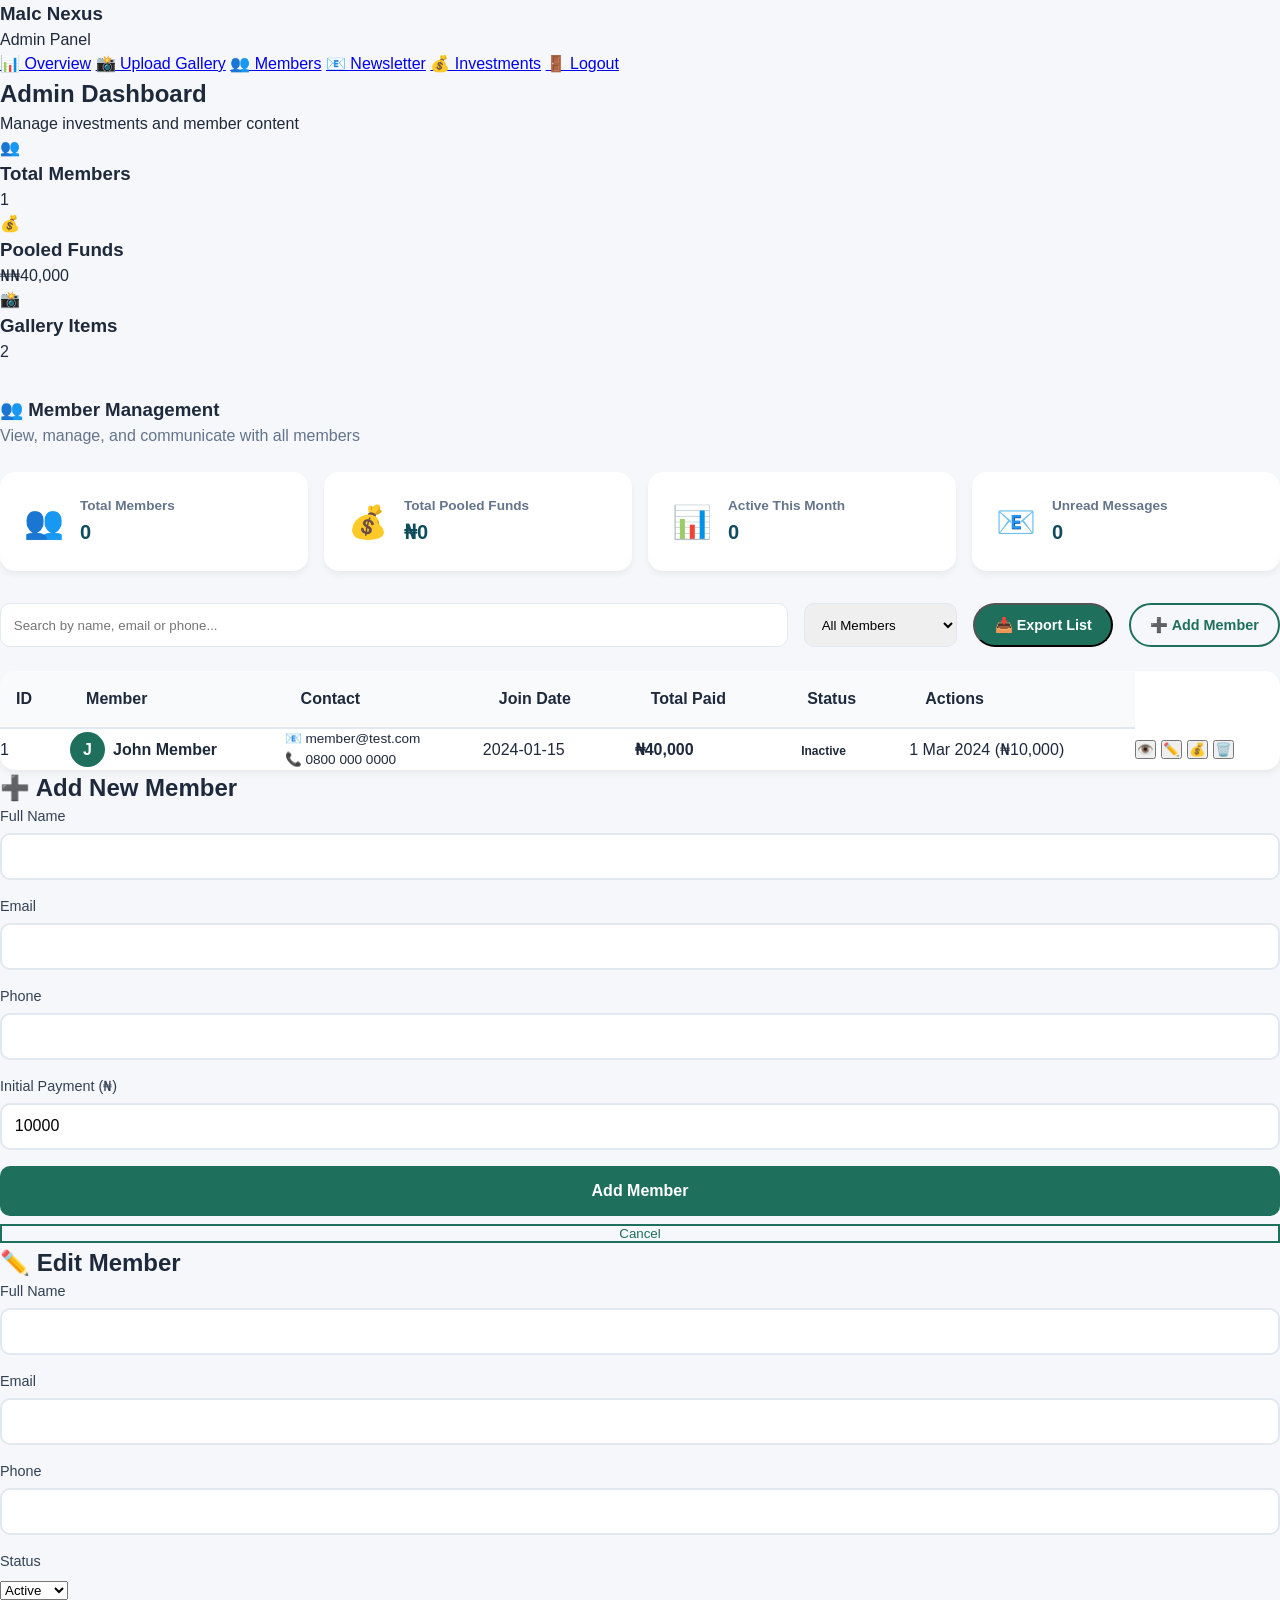
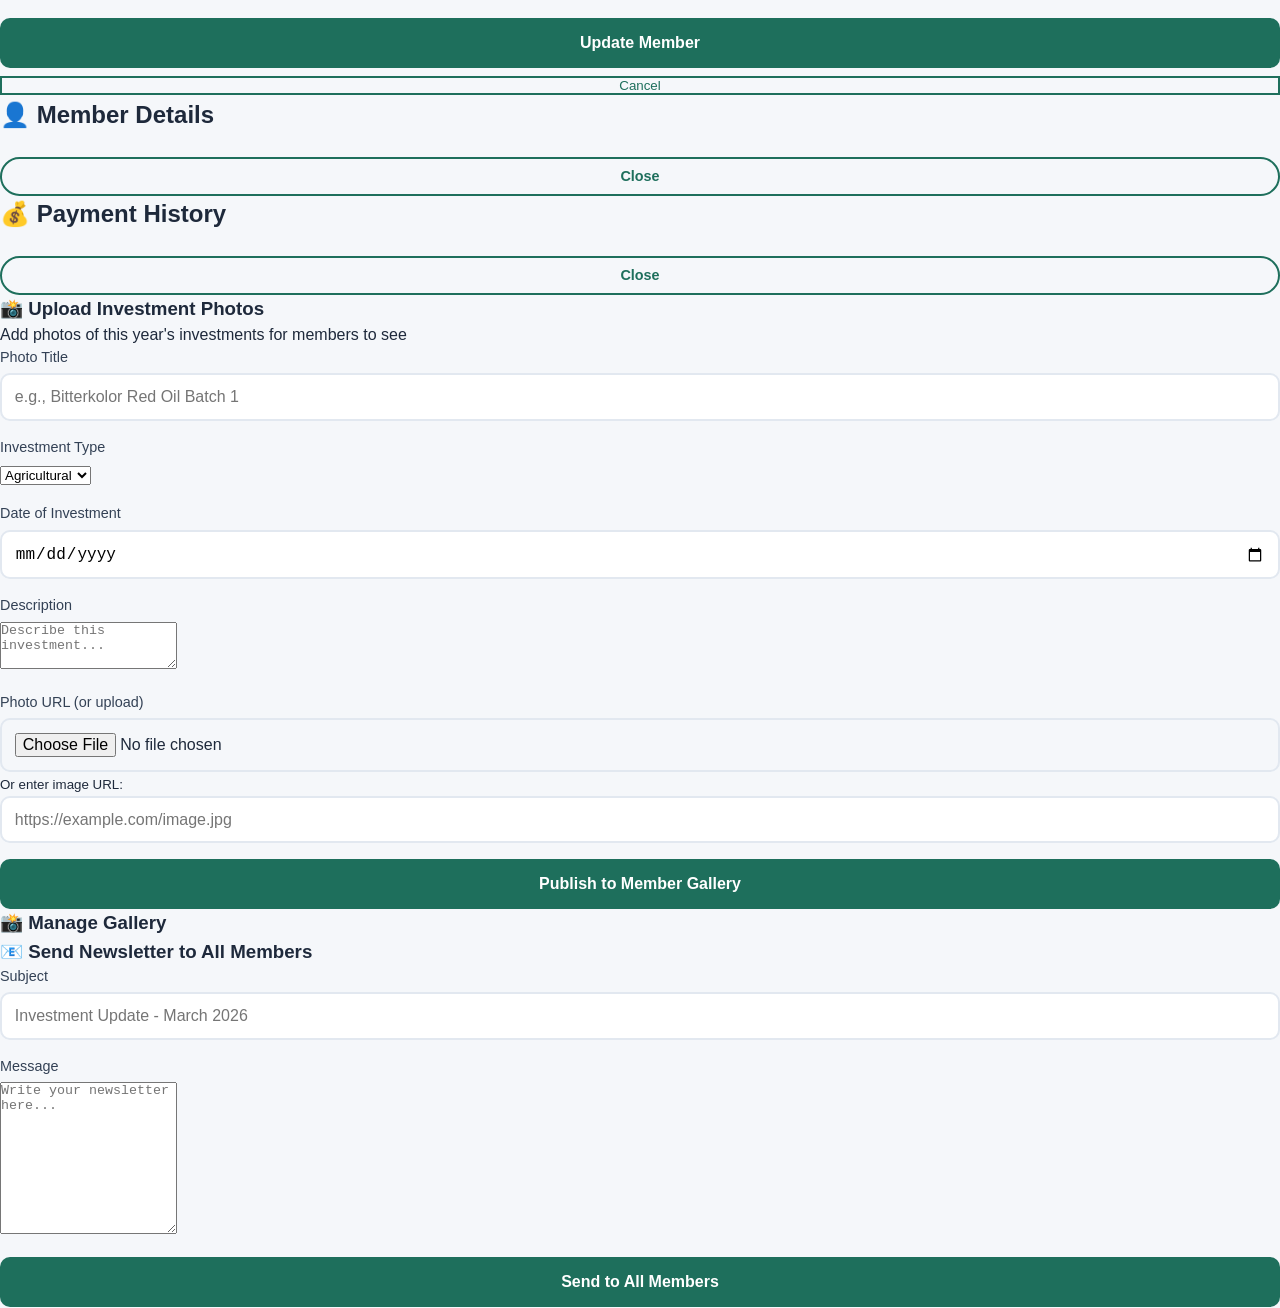
<file: Desktop/WealthNetwork/admin-dashboard.html>
<!DOCTYPE html>
<html lang="en">
<head>
    <meta charset="UTF-8">
    <meta name="viewport" content="width=device-width, initial-scale=1.0">
    <meta name="description" content="Malc Nexus Wealth Network - Community savings and investment platform for agricultural and real estate investments.">
    <meta name="keywords" content="savings, investment, agriculture, real estate, Nigeria, wealth creation">
    <meta name="author" content="Malc Nexus Technologies Ltd">
    <meta property="og:title" content="Malc Nexus Wealth Network">
    <meta property="og:description" content="Save together, grow together">
    <meta property="og:type" content="website">
    <title>Admin Dashboard - Malc Nexus</title>
    <link rel="stylesheet" href="style.css">
</head>
<body>
    <div class="dashboard-container">
        <div class="sidebar">
            <div class="sidebar-header">
                <h3>Malc Nexus</h3>
                <p>Admin Panel</p>
            </div>
           
            <nav class="sidebar-nav">
                <a href="#overview" class="active">📊 Overview</a>
                <a href="#upload-gallery">📸 Upload Gallery</a>
                <a href="#manage-members">👥 Members</a>
                <a href="#send-newsletter">📧 Newsletter</a>
                <a href="#investments">💰 Investments</a>
                <a href="index.html" onclick="logout()">🚪 Logout</a>
            </nav>
        </div>

        <div class="main-content">
            <div class="dashboard-header">
                <h2>Admin Dashboard</h2>
                <p>Manage investments and member content</p>
            </div>

            <div class="stats-grid">
                <div class="stat-card">
                    <div class="stat-icon">👥</div>
                    <div>
                        <h3>Total Members</h3>
                        <p id="totalMembers">0</p>
                    </div>
                </div>
                <div class="stat-card">
                    <div class="stat-icon">💰</div>
                    <div>
                        <h3>Pooled Funds</h3>
                        <p>₦<span id="pooledFunds">0</span></p>
                    </div>
                </div>
                <div class="stat-card">
                    <div class="stat-icon">📸</div>
                    <div>
                        <h3>Gallery Items</h3>
                        <p id="galleryCount">0</p>
                    </div>
                </div>
            </div>

            <div class="member-management" id="manage-members">
    <h3 style="margin-top: 2rem;">👥 Member Management</h3>
    <p style="color: #64748b; margin-bottom: 1.5rem;">View, manage, and communicate with all members</p>
   
    <div class="member-stats-summary" style="display: grid; grid-template-columns: repeat(auto-fit, minmax(200px, 1fr)); gap: 1rem; margin-bottom: 2rem;">
        <div class="summary-card" style="background: white; padding: 1.5rem; border-radius: 15px; display: flex; align-items: center; gap: 1rem; box-shadow: 0 4px 6px rgba(0,0,0,0.05);">
            <span class="summary-icon" style="font-size: 2rem;">👥</span>
            <div>
                <h4 style="font-size: 0.85rem; color: #64748b;">Total Members</h4>
                <p id="totalMembersCount" style="font-size: 1.25rem; font-weight: 700; color: #0f4c5c;">0</p>
            </div>
        </div>
        <div class="summary-card" style="background: white; padding: 1.5rem; border-radius: 15px; display: flex; align-items: center; gap: 1rem; box-shadow: 0 4px 6px rgba(0,0,0,0.05);">
            <span class="summary-icon" style="font-size: 2rem;">💰</span>
            <div>
                <h4 style="font-size: 0.85rem; color: #64748b;">Total Pooled Funds</h4>
                <p id="totalPooledFunds" style="font-size: 1.25rem; font-weight: 700; color: #0f4c5c;">₦0</p>
            </div>
        </div>
        <div class="summary-card" style="background: white; padding: 1.5rem; border-radius: 15px; display: flex; align-items: center; gap: 1rem; box-shadow: 0 4px 6px rgba(0,0,0,0.05);">
            <span class="summary-icon" style="font-size: 2rem;">📊</span>
            <div>
                <h4 style="font-size: 0.85rem; color: #64748b;">Active This Month</h4>
                <p id="activeMembers" style="font-size: 1.25rem; font-weight: 700; color: #0f4c5c;">0</p>
            </div>
        </div>
        <div class="summary-card" style="background: white; padding: 1.5rem; border-radius: 15px; display: flex; align-items: center; gap: 1rem; box-shadow: 0 4px 6px rgba(0,0,0,0.05);">
            <span class="summary-icon" style="font-size: 2rem;">📧</span>
            <div>
                <h4 style="font-size: 0.85rem; color: #64748b;">Unread Messages</h4>
                <p id="unreadMessages" style="font-size: 1.25rem; font-weight: 700; color: #0f4c5c;">0</p>
            </div>
        </div>
    </div>

    <div class="member-filters" style="display: flex; gap: 1rem; margin-bottom: 1.5rem; flex-wrap: wrap;">
        <input type="text" id="memberSearch" placeholder="Search by name, email or phone..." onkeyup="searchMembers()" style="flex: 1; min-width: 250px; padding: 0.8rem; border: 1px solid #e2e8f0; border-radius: 10px;">
        <select id="memberFilter" onchange="filterMembers()" style="padding: 0.8rem; border: 1px solid #e2e8f0; border-radius: 10px;">
            <option value="all">All Members</option>
            <option value="active">Active</option>
            <option value="inactive">Inactive</option>
            <option value="new">New (This Month)</option>
        </select>
        <button class="btn btn-primary" onclick="exportMembers()">📥 Export List</button>
        <button class="btn btn-outline" onclick="openModal('addMember')">➕ Add Member</button>
    </div>

    <div class="members-table-container" style="background: white; border-radius: 15px; overflow-x: auto; box-shadow: 0 4px 6px rgba(0,0,0,0.05);">
        <table class="members-table" style="width: 100%; border-collapse: collapse;">
            <thead>
                <tr style="background: #f8fafc; text-align: left;">
                    <th style="padding: 1rem; border-bottom: 2px solid #e2e8f0;">ID</th>
                    <th style="padding: 1rem; border-bottom: 2px solid #e2e8f0;">Member</th>
                    <th style="padding: 1rem; border-bottom: 2px solid #e2e8f0;">Contact</th>
                    <th style="padding: 1rem; border-bottom: 2px solid #e2e8f0;">Join Date</th>
                    <th style="padding: 1rem; border-bottom: 2px solid #e2e8f0;">Total Paid</th>
                    <th style="padding: 1rem; border-bottom: 2px solid #e2e8f0;">Status</th>
                    <th style="padding: 1rem; border-bottom: 2px solid #e2e8f0;">Actions</th>
                </tr>
            </thead>
            <tbody id="membersTableBody">
                </tbody>
        </table>
    </div>
</div>

<div class="modal" id="addMemberModal">
    <div class="modal-content">
        <h2>➕ Add New Member</h2>
        <form id="addMemberForm" onsubmit="event.preventDefault(); addMember()">
            <div class="form-group">
                <label>Full Name</label>
                <input type="text" id="newMemberName" required>
            </div>
            <div class="form-group">
                <label>Email</label>
                <input type="email" id="newMemberEmail" required>
            </div>
            <div class="form-group">
                <label>Phone</label>
                <input type="tel" id="newMemberPhone" required>
            </div>
            <div class="form-group">
                <label>Initial Payment (₦)</label>
                <input type="number" id="newMemberPayment" value="10000">
            </div>
            <button type="submit" class="btn-submit">Add Member</button>
            <button type="button" class="btn-outline" style="width: 100%; margin-top: 0.5rem;" onclick="closeModal('addMember')">Cancel</button>
        </form>
    </div>
</div>

<div class="modal" id="editMemberModal">
    <div class="modal-content">
        <h2>✏️ Edit Member</h2>
        <form id="editMemberForm" onsubmit="event.preventDefault(); updateMember()">
            <input type="hidden" id="editMemberId">
            <div class="form-group">
                <label>Full Name</label>
                <input type="text" id="editMemberName" required>
            </div>
            <div class="form-group">
                <label>Email</label>
                <input type="email" id="editMemberEmail" required>
            </div>
            <div class="form-group">
                <label>Phone</label>
                <input type="tel" id="editMemberPhone" required>
            </div>
            <div class="form-group">
                <label>Status</label>
                <select id="editMemberStatus">
                    <option value="active">Active</option>
                    <option value="inactive">Inactive</option>
                </select>
            </div>
            <button type="submit" class="btn-submit">Update Member</button>
            <button type="button" class="btn-outline" style="width: 100%; margin-top: 0.5rem;" onclick="closeModal('editMember')">Cancel</button>
        </form>
    </div>
</div>

<div class="modal" id="memberDetailsModal">
    <div class="modal-content">
        <h2>👤 Member Details</h2>
        <div id="memberDetails" style="margin: 1.5rem 0;"></div>
        <button class="btn btn-outline" style="width: 100%;" onclick="closeModal('memberDetails')">Close</button>
    </div>
</div>

<div class="modal" id="paymentHistoryModal">
    <div class="modal-content">
        <h2>💰 Payment History</h2>
        <div id="paymentHistoryDetails" style="margin: 1.5rem 0;"></div>
        <button class="btn btn-outline" style="width: 100%;" onclick="closeModal('paymentHistory')">Close</button>
    </div>
</div>

            <div class="upload-section" id="upload-gallery">
                <h3>📸 Upload Investment Photos</h3>
                <p>Add photos of this year's investments for members to see</p>
               
                <form id="uploadForm" onsubmit="event.preventDefault(); uploadPhoto()">
                    <div class="upload-grid">
                        <div class="form-group">
                            <label>Photo Title</label>
                            <input type="text" id="photoTitle" placeholder="e.g., Bitterkolor Red Oil Batch 1" required>
                        </div>
                       
                        <div class="form-group">
                            <label>Investment Type</label>
                            <select id="photoType">
                                <option>Agricultural</option>
                                <option>Real Estate</option>
                                <option>Other</option>
                            </select>
                        </div>
                       
                        <div class="form-group">
                            <label>Date of Investment</label>
                            <input type="date" id="photoDate" required>
                        </div>
                       
                        <div class="form-group">
                            <label>Description</label>
                            <textarea id="photoDesc" placeholder="Describe this investment..." rows="3"></textarea>
                        </div>
                       
                        <div class="form-group full-width">
                            <label>Photo URL (or upload)</label>
                            <input type="file" id="photoFile" accept="image/*" onchange="previewImage()">
                            <small>Or enter image URL: </small>
                            <input type="url" id="photoUrl" placeholder="https://example.com/image.jpg">
                        </div>
                       
                        <div class="image-preview" id="imagePreview"></div>
                       
                        <button type="submit" class="btn-submit">Publish to Member Gallery</button>
                    </div>
                </form>
            </div>

            <div class="gallery-management">
                <h3>📸 Manage Gallery</h3>
                <div class="admin-gallery-grid" id="adminGallery">
                    </div>
            </div>

            <div class="newsletter-section" id="send-newsletter">
                <h3>📧 Send Newsletter to All Members</h3>
                <form id="newsletterForm" onsubmit="event.preventDefault(); sendNewsletter()">
                    <div class="form-group">
                        <label>Subject</label>
                        <input type="text" id="newsletterSubject" placeholder="Investment Update - March 2026" required>
                    </div>
                   
                    <div class="form-group">
                        <label>Message</label>
                        <textarea id="newsletterMessage" rows="10" placeholder="Write your newsletter here..." required></textarea>
                    </div>
                   
                    <button type="submit" class="btn-submit">Send to All Members</button>
                </form>
            </div>
        </div>
    </div>

    <script src="script.js"></script>
    <script src="admin.js"></script>
</body>
</html>
</file>
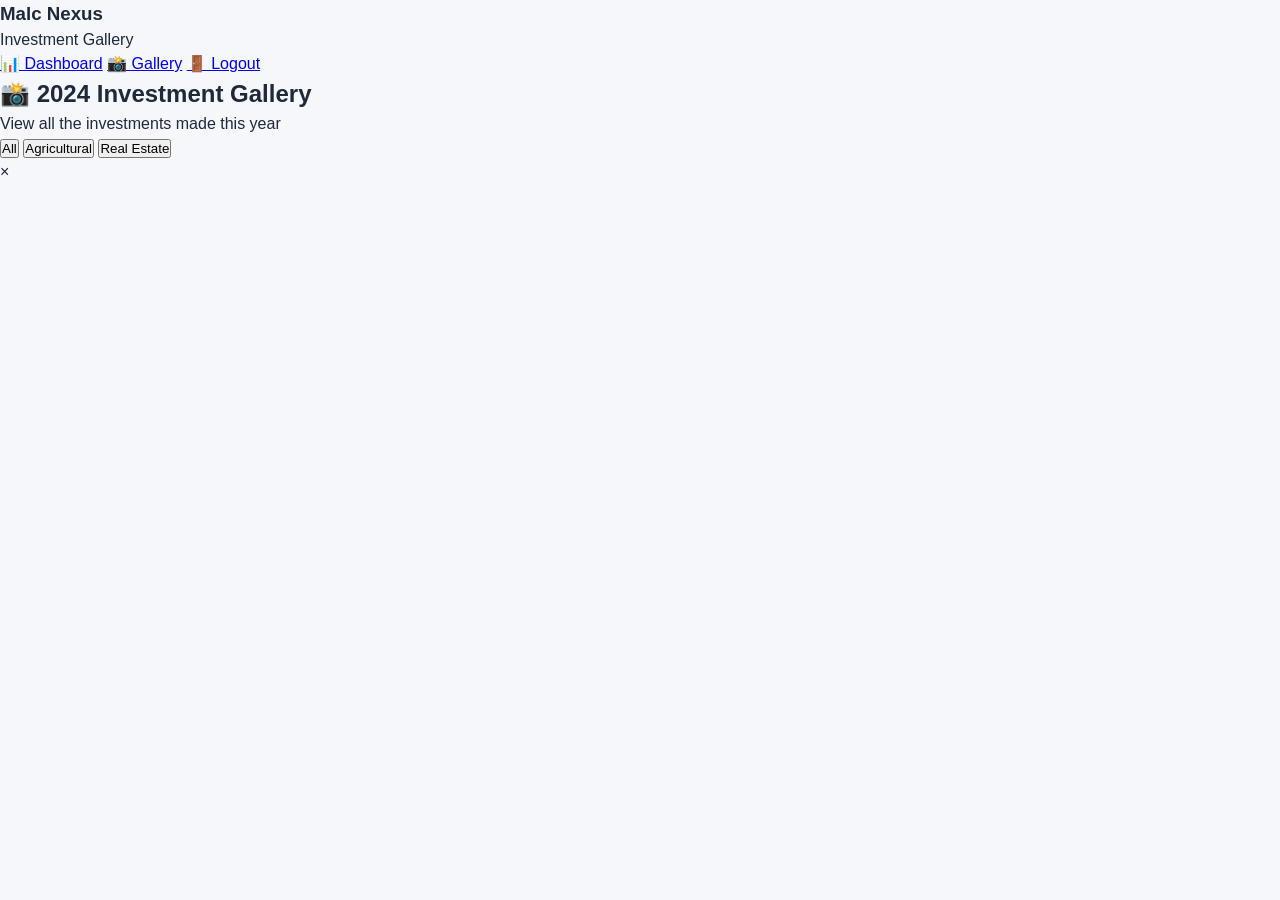
<file: Desktop/WealthNetwork/gallery.html>
<!DOCTYPE html>
<html lang="en">
<head>
    <meta charset="UTF-8">
    <meta name="viewport" content="width=device-width, initial-scale=1.0">
    <meta name="description" content="Malc Nexus Wealth Network - Community savings and investment platform for agricultural and real estate investments.">
    <meta name="keywords" content="savings, investment, agriculture, real estate, Nigeria, wealth creation">
    <meta name="author" content="Malc Nexus Technologies Ltd">
    <meta property="og:title" content="Malc Nexus Wealth Network">
    <meta property="og:description" content="Save together, grow together">
    <meta property="og:type" content="website">
    <title>Investment Gallery - Malc Nexus</title>
    <link rel="stylesheet" href="style.css">
</head>
<body>
    <div class="dashboard-container">
        <div class="sidebar">
            <div class="sidebar-header">
                <h3>Malc Nexus</h3>
                <p>Investment Gallery</p>
            </div>
           
            <nav class="sidebar-nav">
                <a href="member-dashboard.html">📊 Dashboard</a>
                <a href="gallery.html" class="active">📸 Gallery</a>
                <a href="index.html" onclick="logout()">🚪 Logout</a>
            </nav>
        </div>

        <div class="main-content">
            <div class="dashboard-header">
                <h2>📸 2024 Investment Gallery</h2>
                <p>View all the investments made this year</p>
            </div>

            <div class="gallery-filters">
                <button class="filter-btn active" onclick="filterGallery('all')">All</button>
                <button class="filter-btn" onclick="filterGallery('Agricultural')">Agricultural</button>
                <button class="filter-btn" onclick="filterGallery('Real Estate')">Real Estate</button>
            </div>

            <div class="gallery-full-grid" id="fullGallery">
                </div>
        </div>
    </div>

    <div class="lightbox" id="lightbox" onclick="closeLightbox()">
        <span class="close-lightbox">&times;</span>
        <img class="lightbox-content" id="lightboxImg">
        <div id="lightboxCaption"></div>
    </div>

    <script src="script.js"></script>
</body>
</html>
</file>
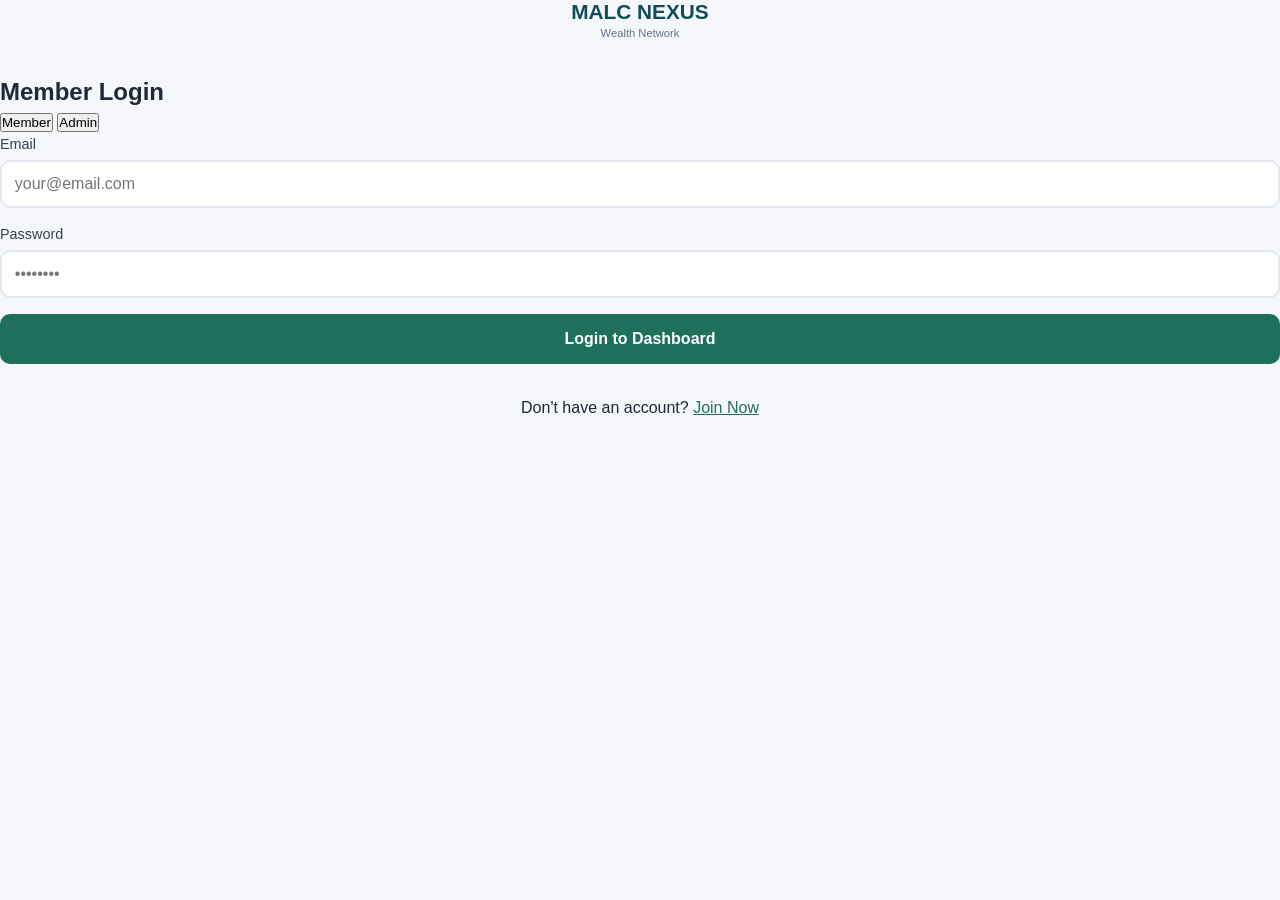
<file: Desktop/WealthNetwork/login.html>
<!DOCTYPE html>
<html lang="en">
<head>
    <meta charset="UTF-8">
    <meta name="viewport" content="width=device-width, initial-scale=1.0">
    <meta name="description" content="Malc Nexus Wealth Network - Community savings and investment platform for agricultural and real estate investments.">
    <meta name="keywords" content="savings, investment, agriculture, real estate, Nigeria, wealth creation">
    <meta name="author" content="Malc Nexus Technologies Ltd">
    <meta property="og:title" content="Malc Nexus Wealth Network">
    <meta property="og:description" content="Save together, grow together">
    <meta property="og:type" content="website">
    <title>Malc Nexus - Member Login</title>
    <link rel="stylesheet" href="style.css">
</head>
<body>
    <div class="login-container">
        <div class="login-box">
            <div class="logo" style="text-align: center; margin-bottom: 2rem;">
                <h1 style="color: #0f4c5c;">MALC NEXUS</h1>
                <span>Wealth Network</span>
            </div>
           
            <h2>Member Login</h2>
           
            <div class="login-tabs">
                <button class="tab-btn active" onclick="switchTab('member')">Member</button>
                <button class="tab-btn" onclick="switchTab('admin')">Admin</button>
            </div>
           
            <form id="loginForm" onsubmit="event.preventDefault(); handleLogin()">
                <div class="form-group">
                    <label>Email</label>
                    <input type="email" id="loginEmail" placeholder="your@email.com" required>
                </div>
               
                <div class="form-group">
                    <label>Password</label>
                    <input type="password" id="loginPassword" placeholder="••••••••" required>
                </div>
               
                <div class="form-group" id="adminCodeGroup" style="display: none;">
                    <label>Admin Code</label>
                    <input type="password" id="adminCode" placeholder="Enter admin code">
                </div>
               
                <button type="submit" class="btn-submit">Login to Dashboard</button>
            </form>
           
            <p style="text-align: center; margin-top: 2rem;">
                Don't have an account? <a href="index.html#signup" style="color: #1e6f5c;">Join Now</a>
            </p>
        </div>
    </div>

    <script src="script.js"></script>
</body>
</html>
</file>
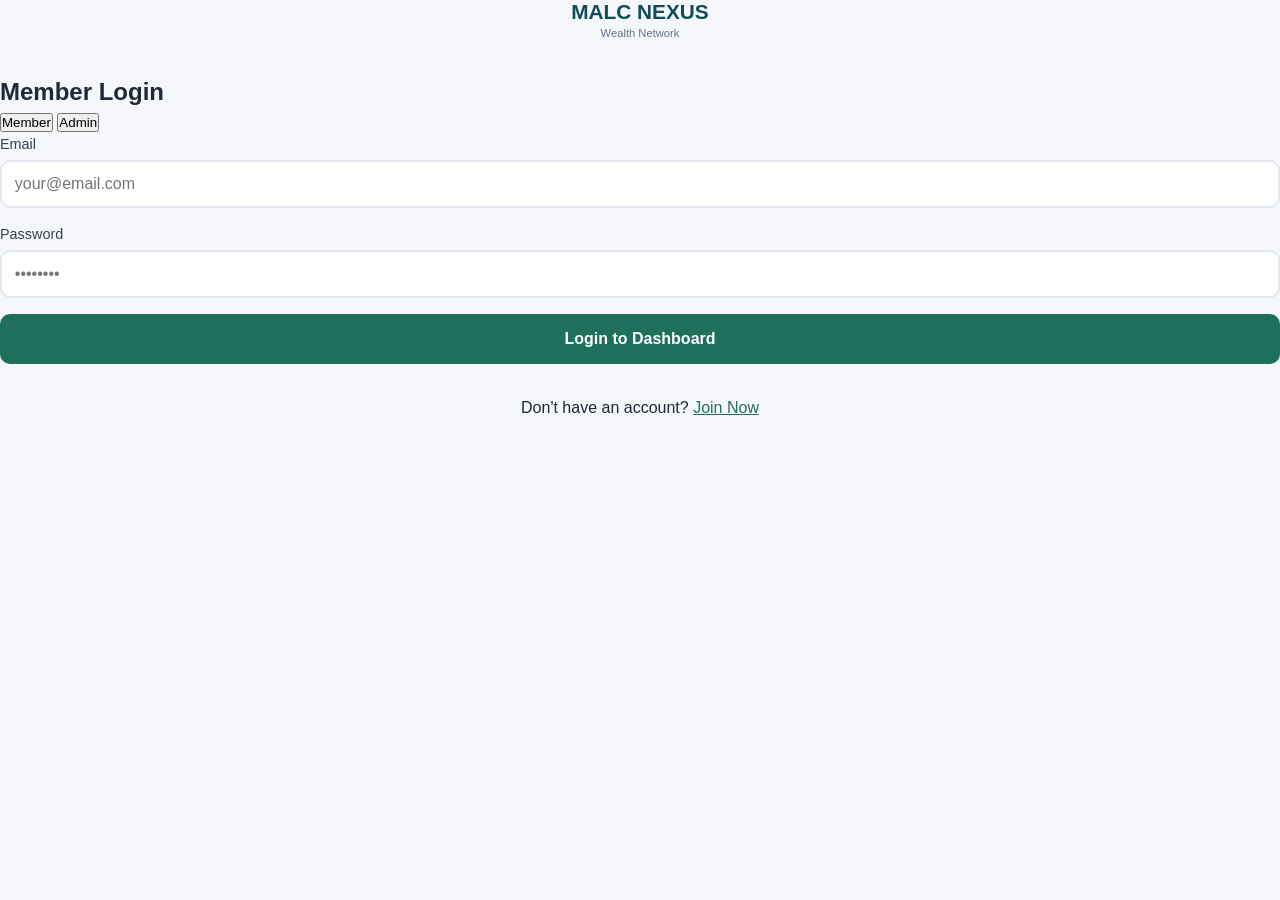
<file: Desktop/WealthNetwork/member-dashboard.html>
<!DOCTYPE html>
<html lang="en">
<head>
    <meta charset="UTF-8">
    <meta name="viewport" content="width=device-width, initial-scale=1.0">
    <meta name="description" content="Malc Nexus Wealth Network - Community savings and investment platform for agricultural and real estate investments.">
    <meta name="keywords" content="savings, investment, agriculture, real estate, Nigeria, wealth creation">
    <meta name="author" content="Malc Nexus Technologies Ltd">
    <meta property="og:title" content="Malc Nexus Wealth Network">
    <meta property="og:description" content="Save together, grow together">
    <meta property="og:type" content="website">
    <title>Member Dashboard - Malc Nexus Wealth Network</title>
    <link rel="stylesheet" href="style.css">
    <style>
        /* Essential Dashboard Overrides */
        .dashboard-container {
            display: flex;
            min-height: 100vh;
            width: 100%;
            overflow-x: hidden;
        }
       
        .main-content {
            flex: 1;
            padding: 2rem;
            background: #f8fafc;
            overflow-y: auto;
        }
       
        .stats-grid {
            display: grid;
            grid-template-columns: repeat(auto-fit, minmax(250px, 1fr));
            gap: 1.5rem;
            margin-bottom: 2rem;
        }
       
        .stat-card {
            background: white;
            padding: 1.5rem;
            border-radius: 15px;
            display: flex;
            align-items: center;
            gap: 1rem;
            box-shadow: 0 2px 10px rgba(0,0,0,0.05);
        }
       
        .gallery-preview, .payment-history, .profile-card {
            background: white;
            padding: 2rem;
            border-radius: 20px;
            margin: 2rem 0;
            box-shadow: 0 4px 6px rgba(0,0,0,0.02);
        }
       
        .gallery-grid {
            display: grid;
            grid-template-columns: repeat(auto-fill, minmax(180px, 1fr));
            gap: 1rem;
            margin: 1.5rem 0;
        }
       
        .gallery-item {
            background: #f8fafc;
            border-radius: 12px;
            overflow: hidden;
            cursor: pointer;
            transition: transform 0.2s;
            border: 1px solid #e2e8f0;
        }
       
        .gallery-item:hover { transform: scale(1.03); }
        .gallery-item img { width: 100%; height: 140px; object-fit: cover; }
       
        .gallery-item-info { padding: 0.8rem; }
        .gallery-item-info h4 { font-size: 0.9rem; margin-bottom: 0.2rem; color: #0f4c5c; }
        .gallery-item-info p { font-size: 0.8rem; color: #64748b; }
       
        .payment-table { width: 100%; border-collapse: collapse; margin-top: 1rem; }
        .payment-table th { background: #f8fafc; padding: 1rem; text-align: left; font-weight: 600; color: #0f4c5c; }
        .payment-table td { padding: 1rem; border-bottom: 1px solid #e2e8f0; }
       
        .status-paid {
            background: #d4e6e2;
            color: #1e6f5c;
            padding: 0.3rem 1rem;
            border-radius: 20px;
            font-size: 0.8rem;
            font-weight: 600;
        }
       
        .btn-view-all {
            display: inline-block;
            margin-top: 1rem;
            color: #1e6f5c;
            text-decoration: none;
            font-weight: 600;
            padding: 0.5rem 1rem;
            border: 2px solid #1e6f5c;
            border-radius: 25px;
            transition: all 0.3s;
        }
       
        .empty-state {
            text-align: center;
            padding: 3rem;
            color: #94a3b8;
            background: #f8fafc;
            border-radius: 15px;
            border: 2px dashed #e2e8f0;
        }
    </style>
</head>
<body>
    <div class="dashboard-container">
        <div class="sidebar">
            <div class="sidebar-header">
                <h3>Malc Nexus</h3>
                <p>Member Dashboard</p>
            </div>
           
            <nav class="sidebar-nav">
                <a href="#" class="active" onclick="showSection('overview', event)">📊 Overview</a>
                <a href="#" onclick="showSection('gallery', event)">📸 Investment Gallery</a>
                <a href="#" onclick="showSection('payments', event)">💰 My Payments</a>
                <a href="#" onclick="showSection('profile', event)">👤 Profile</a>
                <a href="index.html" onclick="logout(); return false;">🚪 Logout</a>
            </nav>
        </div>

        <div class="main-content" id="mainContent">
            <div id="overview-section">
                <div class="dashboard-header">
                    <h2>Welcome back, <span id="memberName">Member</span>! 👋</h2>
                    <p>Your dashboard & investment updates</p>
                </div>

                <div class="stats-grid">
                    <div class="stat-card">
                        <div class="stat-icon" style="font-size: 2.5rem;">💰</div>
                        <div>
                            <h3 style="color: #64748b; font-size: 0.85rem;">Total Paid</h3>
                            <p style="font-size: 1.8rem; font-weight: 700; color: #0f4c5c;" id="totalPaid">₦0</p>
                        </div>
                    </div>
                    <div class="stat-card">
                        <div class="stat-icon" style="font-size: 2.5rem;">📅</div>
                        <div>
                            <h3 style="color: #64748b; font-size: 0.85rem;">Member Since</h3>
                            <p style="font-size: 1.3rem; font-weight: 600; color: #0f4c5c;" id="memberSince">2024</p>
                        </div>
                    </div>
                    <div class="stat-card">
                        <div class="stat-icon" style="font-size: 2.5rem;">📸</div>
                        <div>
                            <h3 style="color: #64748b; font-size: 0.85rem;">New Photos</h3>
                            <p style="font-size: 1.3rem; font-weight: 600; color: #0f4c5c;" id="newPhotos">0</p>
                        </div>
                    </div>
                </div>

                <div class="gallery-preview">
                    <h3 style="color: #0f4c5c;">📸 Latest Investments</h3>
                    <div class="gallery-grid" id="galleryPreview">
                        <div class="empty-state">Loading gallery...</div>
                    </div>
                    <a href="#" onclick="showSection('gallery', event)" class="btn-view-all">View Full Gallery →</a>
                </div>

                <div class="payment-history">
                    <h3 style="color: #0f4c5c;">💰 Recent Payments</h3>
                    <table class="payment-table">
                        <thead>
                            <tr><th>Date</th><th>Amount</th><th>Status</th></tr>
                        </thead>
                        <tbody id="paymentHistoryBody">
                            <tr><td colspan="3" class="empty-state">No payment history yet</td></tr>
                        </tbody>
                    </table>
                </div>
            </div>

            <div id="gallery-section" style="display: none;">
                <div class="dashboard-header">
                    <h2>📸 Investment Gallery</h2>
                    <p>Track progress of your pooled funds</p>
                </div>
                <div class="gallery-filters" style="margin: 2rem 0; display: flex; gap: 1rem;">
                    <button class="filter-btn active" onclick="filterGallery('all')">All</button>
                    <button class="filter-btn" onclick="filterGallery('Agricultural')">Agricultural</button>
                    <button class="filter-btn" onclick="filterGallery('Real Estate')">Real Estate</button>
                </div>
                <div class="gallery-full-grid" id="fullGallery" style="display: grid; grid-template-columns: repeat(auto-fill, minmax(200px, 1fr)); gap: 1.5rem;">
                    <div class="empty-state">No photos yet</div>
                </div>
            </div>

            <div id="payments-section" style="display: none;">
    <div class="dashboard-header">
        <h2>💰 Make a Payment</h2>
        <p>Submit your monthly contributions</p>
    </div>

    <div class="payment-summary" style="background: linear-gradient(135deg, #0f4c5c, #1e6f5c); color: white; padding: 2rem; border-radius: 20px; margin-bottom: 2rem;">
        <h3 style="margin-bottom: 1rem;">Your Payment Plan</h3>
        <div style="display: grid; grid-template-columns: repeat(auto-fit, minmax(200px, 1fr)); gap: 1.5rem;">
            <div>
                <p style="opacity: 0.8; font-size: 0.9rem;">Monthly Contribution</p>
                <p style="font-size: 2rem; font-weight: 700;">₦20,000</p>
            </div>
            <div>
                <p style="opacity: 0.8; font-size: 0.9rem;">Installments</p>
                <p style="font-size: 1.5rem;">2 x ₦10,000</p>
            </div>
            <div>
                <p style="opacity: 0.8; font-size: 0.9rem;">Next Due Date</p>
                <p style="font-size: 1.2rem;" id="nextDueDate">1st of next month</p>
            </div>
        </div>
    </div>

    <div class="bank-details-card" style="background: white; padding: 2rem; border-radius: 20px; margin-bottom: 2rem; border: 2px dashed #1e6f5c;">
        <h3 style="color: #0f4c5c; margin-bottom: 1.5rem;">🏦 Bank Transfer Details</h3>
        <div style="display: grid; grid-template-columns: repeat(auto-fit, minmax(200px, 1fr)); gap: 1.5rem;">
            <div>
                <p style="color: #64748b; font-size: 0.9rem;">Account Number</p>
                <p style="font-size: 1.5rem; font-weight: 700; color: #0f4c5c;">5601660874</p>
            </div>
            <div>
                <p style="color: #64748b; font-size: 0.9rem;">Bank Name</p>
                <p style="font-size: 1.2rem; font-weight: 600;">Fidelity Bank</p>
            </div>
            <div>
                <p style="color: #64748b; font-size: 0.9rem;">Account Name</p>
                <p style="font-size: 1.1rem;">Malc Nexus Technologies Ltd</p>
            </div>
            <div>
                <p style="color: #64748b; font-size: 0.9rem;">Amount per Installment</p>
                <p style="font-size: 1.5rem; font-weight: 700; color: #1e6f5c;">₦10,000</p>
            </div>
        </div>
        <button class="btn btn-outline" style="margin-top: 1.5rem; width: 100%; border: 1px solid #1e6f5c; padding: 10px; border-radius: 10px; cursor: pointer;" onclick="copyBankDetails()">📋 Copy Bank Details</button>
    </div>

    <div class="payment-form-container" style="background: white; padding: 2rem; border-radius: 20px; margin-bottom: 2rem; box-shadow: 0 4px 6px rgba(0,0,0,0.05);">
        <h3 style="color: #0f4c5c; margin-bottom: 1.5rem;">📤 Submit Payment Receipt</h3>
       
        <form id="paymentForm" onsubmit="event.preventDefault(); submitPayment()">
            <div style="display: grid; grid-template-columns: repeat(auto-fit, minmax(250px, 1fr)); gap: 1.5rem;">
                <div class="form-group">
                    <label style="display: block; margin-bottom: 5px; font-weight: 600;">Amount Paid (₦)</label>
                    <select id="paymentAmount" required style="width: 100%; padding: 0.8rem; border: 2px solid #e2e8f0; border-radius: 10px;">
                        <option value="10000">₦10,000 (Installment)</option>
                        <option value="20000">₦20,000 (Full Month)</option>
                    </select>
                </div>
               
                <div class="form-group">
                    <label style="display: block; margin-bottom: 5px; font-weight: 600;">Payment Date</label>
                    <input type="date" id="paymentDate" required style="width: 100%; padding: 0.8rem; border: 2px solid #e2e8f0; border-radius: 10px;">
                </div>
               
                <div class="form-group">
                    <label style="display: block; margin-bottom: 5px; font-weight: 600;">Transaction Reference</label>
                    <input type="text" id="transactionRef" placeholder="e.g., FID123456789" style="width: 100%; padding: 0.8rem; border: 2px solid #e2e8f0; border-radius: 10px;">
                </div>
               
                <div class="form-group">
                    <label style="display: block; margin-bottom: 5px; font-weight: 600;">Upload Receipt (Image)</label>
                    <input type="file" id="paymentReceipt" accept="image/*" required style="width: 100%; padding: 0.6rem; border: 2px solid #e2e8f0; border-radius: 10px;">
                </div>
            </div>
           
            <div class="form-group" style="margin-top: 1.5rem;">
                <label style="display: block; margin-bottom: 5px; font-weight: 600;">Additional Notes</label>
                <textarea id="paymentNotes" rows="3" placeholder="Notes for admin..." style="width: 100%; padding: 0.8rem; border: 2px solid #e2e8f0; border-radius: 10px;"></textarea>
            </div>
           
            <div style="display: flex; gap: 1rem; margin-top: 2rem;">
                <button type="submit" class="btn-submit" style="flex: 2; background: #1e6f5c; color: white; border: none; padding: 1rem; border-radius: 10px; cursor: pointer; font-weight: 600;">Submit Payment Receipt</button>
                <button type="reset" class="btn-outline" style="flex: 1; border: 1px solid #64748b; padding: 1rem; border-radius: 10px; cursor: pointer;">Clear Form</button>
            </div>
        </form>
    </div>

    <div class="payment-history" style="background: white; padding: 2rem; border-radius: 20px;">
        <h3 style="color: #0f4c5c; margin-bottom: 1.5rem;">📋 Your Payment History</h3>
       
        <table class="payment-table" style="width: 100%; border-collapse: collapse;">
            <thead>
                <tr style="text-align: left; background: #f8fafc;">
                    <th style="padding: 1rem; border-bottom: 2px solid #e2e8f0;">Date</th>
                    <th style="padding: 1rem; border-bottom: 2px solid #e2e8f0;">Amount</th>
                    <th style="padding: 1rem; border-bottom: 2px solid #e2e8f0;">Reference</th>
                    <th style="padding: 1rem; border-bottom: 2px solid #e2e8f0;">Status</th>
                </tr>
            </thead>
            <tbody id="fullPaymentHistory">
                </tbody>
        </table>
    </div>
</div>

<div class="modal" id="receiptModal" style="display: none; position: fixed; top: 0; left: 0; width: 100%; height: 100%; background: rgba(0,0,0,0.8); z-index: 3000; justify-content: center; align-items: center;">
    <div class="modal-content" style="background: white; padding: 2rem; border-radius: 20px; max-width: 500px; width: 90%;">
        <h2 style="margin-bottom: 1rem;">🧾 Payment Receipt</h2>
        <div id="receiptPreview" style="text-align: center;">
            <img id="receiptImage" src="" alt="Receipt" style="max-width: 100%; max-height: 400px; border-radius: 10px; border: 1px solid #eee;">
        </div>
        <button class="close-modal" onclick="closeModal('receipt')" style="margin-top: 1.5rem; width: 100%; padding: 10px; background: #0f4c5c; color: white; border: none; border-radius: 10px; cursor: pointer;">Close</button>
    </div>
</div>
            <div id="profile-section" style="display: none;">
                <div class="dashboard-header"><h2>👤 Account Profile</h2></div>
                <div class="profile-card">
                    <div style="display: grid; grid-template-columns: 1fr 1fr; gap: 2rem;">
                        <div><small>Full Name</small><p id="profileName" style="font-weight:600;"></p></div>
                        <div><small>Email</small><p id="profileEmail"></p></div>
                        <div><small>Phone</small><p id="profilePhone"></p></div>
                        <div><small>Joined</small><p id="profileJoinDate"></p></div>
                    </div>
                </div>
            </div>
        </div>
    </div>

    <div class="lightbox" id="lightbox" onclick="closeLightbox()" style="display: none;">
        <span style="position: absolute; top: 20px; right: 40px; color: white; font-size: 40px; cursor: pointer;">&times;</span>
        <img id="lightboxImg" style="max-width: 80%; max-height: 80%;">
        <p id="lightboxCaption" style="color: white; margin-top: 1rem;"></p>
    </div>

    <script>
        // Data Handling
        (function init() {
            const user = JSON.parse(localStorage.getItem('currentUser'));
            if (!user) { window.location.href = 'login.html'; return; }
           
            document.getElementById('memberName').textContent = user.name;
            document.getElementById('profileName').textContent = user.name;
            document.getElementById('profileEmail').textContent = user.email;
            document.getElementById('profilePhone').textContent = user.phone || 'N/A';
            document.getElementById('profileJoinDate').textContent = user.joinDate || '2024';

            const members = JSON.parse(localStorage.getItem('members')) || [];
            const memberData = members.find(m => m.id === user.id) || user;
           
            document.getElementById('totalPaid').textContent = `₦${(memberData.totalPaid || 0).toLocaleString()}`;
           
            loadGallery();
            loadPayments(memberData.payments || []);
        })();

        function showSection(id, e) {
            ['overview', 'gallery', 'payments', 'profile'].forEach(sec => {
                document.getElementById(sec + '-section').style.display = (sec === id) ? 'block' : 'none';
            });
            document.querySelectorAll('.sidebar-nav a').forEach(a => a.classList.remove('active'));
            e.currentTarget.classList.add('active');
        }

        function loadGallery() {
            const gallery = JSON.parse(localStorage.getItem('gallery')) || [];
            const preview = document.getElementById('galleryPreview');
            const full = document.getElementById('fullGallery');
           
            const html = gallery.slice(-4).reverse().map(item => `
                <div class="gallery-item" onclick="openLightbox('${item.imageUrl}', '${item.title}')">
                    <img src="${item.imageUrl}" alt="${item.title}">
                    <div class="gallery-item-info"><h4>${item.title}</h4><p>${item.date}</p></div>
                </div>
            `).join('');
           
            if (preview) preview.innerHTML = html || '<div class="empty-state">No investments yet</div>';
            if (full) full.innerHTML = html;
            document.getElementById('newPhotos').textContent = gallery.length;
        }

        function loadPayments(payments) {
            const tbody = document.getElementById('paymentHistoryBody');
            const fullTbody = document.getElementById('fullPaymentHistory');
           
            const html = payments.reverse().map(p => `
                <tr><td>${p.date}</td><td>₦${p.amount.toLocaleString()}</td><td><span class="status-paid">Paid</span></td></tr>
            `).join('');
           
            if (tbody) tbody.innerHTML = html || '<tr><td colspan="3" class="empty-state">No payments found</td></tr>';
            if (fullTbody) fullTbody.innerHTML = html;
        }

        function openLightbox(src, cap) {
            document.getElementById('lightboxImg').src = src;
            document.getElementById('lightboxCaption').textContent = cap;
            document.getElementById('lightbox').style.display = 'flex';
        }

        function closeLightbox() { document.getElementById('lightbox').style.display = 'none'; }
       
        function logout() {
            localStorage.setItem('currentUser', null);
            window.location.href = 'index.html';
        }
    <!-- Add this at the very bottom of member-dashboard.html, before </body> -->

// ==================== PAYMENT FUNCTIONS ====================
window.submitPayment = function() {
    console.log('Submit payment clicked');
   
    // Get current user
    const currentUser = JSON.parse(localStorage.getItem('currentUser'));
    if (!currentUser) {
        alert('Please login first');
        window.location.href = 'login.html';
        return;
    }

    // Get form values
    const amount = document.getElementById('paymentAmount')?.value;
    const paymentDate = document.getElementById('paymentDate')?.value;
    const transactionRef = document.getElementById('transactionRef')?.value || 'N/A';
    const notes = document.getElementById('paymentNotes')?.value || '';
    const receiptFile = document.getElementById('paymentReceipt')?.files[0];

    // Validate
    if (!amount) {
        alert('Please select amount');
        return;
    }
    if (!paymentDate) {
        alert('Please select payment date');
        return;
    }
    if (!receiptFile) {
        alert('Please upload receipt');
        return;
    }

    alert('✅ Payment submitted successfully! (Demo mode)\nAmount: ₦' + amount);
   
    // Clear form
    document.getElementById('paymentForm')?.reset();
};

// Copy bank details
window.copyBankDetails = function() {
    const details = 'Malc Nexus Wealth Network\nAccount: 5601660874\nBank: Fidelity Bank\nName: Malc Nexus Technologies Ltd\nAmount: ₦10,000 or ₦20,000';
    navigator.clipboard.writeText(details).then(() => {
        alert('✅ Bank details copied!');
    }).catch(() => {
        alert('Copy manually:\n\n' + details);
    });
};

// Load payment history
window.loadMemberPayments = function(memberId) {
    console.log('Loading payments for member:', memberId);
    const tbody = document.getElementById('fullPaymentHistory');
    if (tbody) {
        tbody.innerHTML = '<tr><td colspan="6" style="text-align: center; padding: 2rem;">No payment history yet</td></tr>';
    }
};

// Format date
window.formatDate = function(dateString) {
    if (!dateString) return 'N/A';
    return new Date(dateString).toLocaleDateString('en-NG');
};

// View receipt
window.viewReceipt = function(paymentId) {
    alert('Receipt viewing is disabled in demo mode');
};

// Cancel payment
window.cancelPayment = function(paymentId) {
    alert('Payment cancellation is disabled in demo mode');
};

// Initialize page
document.addEventListener('DOMContentLoaded', function() {
    console.log('Member dashboard loaded');
   
    // Set default date to today
    const today = new Date().toISOString().split('T')[0];
    const dateInput = document.getElementById('paymentDate');
    if (dateInput) dateInput.value = today;
   
    // Show next due date
    const dueDateEl = document.getElementById('nextDueDate');
    if (dueDateEl) {
        const now = new Date();
        if (now.getDate() <= 15) {
            dueDateEl.textContent = `15th ${now.toLocaleString('default', { month: 'long' })} ${now.getFullYear()}`;
        } else {
            const nextMonth = new Date(now.getFullYear(), now.getMonth() + 1, 1);
            dueDateEl.textContent = `1st ${nextMonth.toLocaleString('default', { month: 'long' })} ${nextMonth.getFullYear()}`;
        }
    }
});
</script>
</body>
</html>
</file>
<file: Desktop/my portfolio/style.css>
/* ===== RESET & BASE ===== */
*, *::before, *::after { box-sizing: border-box; margin: 0; padding: 0; }
:root {
  --bg: #080d1a;
  --bg2: #0d1526;
  --bg3: #111d35;
  --teal: #00d4aa;
  --teal2: #00b894;
  --purple: #7c3aed;
  --text: #e2e8f0;
  --text2: #94a3b8;
  --border: rgba(255,255,255,0.08);
  --card: rgba(255,255,255,0.04);
  --glow: rgba(0,212,170,0.15);
  --font: 'Outfit', sans-serif;
  --mono: 'JetBrains Mono', monospace;
  --radius: 16px;
  --radius-sm: 8px;
  --transition: 0.3s cubic-bezier(0.4,0,0.2,1);
}
html { scroll-behavior: smooth; }
body { font-family: var(--font); background: var(--bg); color: var(--text); line-height: 1.6; overflow-x: hidden; }
a { text-decoration: none; color: inherit; }
img { max-width: 100%; display: block; }
.container { max-width: 1200px; margin: 0 auto; padding: 0 24px; }
.section-pad { padding: 100px 0; }
.section-label { font-family: var(--mono); font-size: 0.75rem; color: var(--teal); letter-spacing: 0.2em; text-transform: uppercase; margin-bottom: 12px; }
.section-title { font-size: clamp(2rem, 5vw, 3rem); font-weight: 800; line-height: 1.15; margin-bottom: 16px; }
.section-sub { color: var(--text2); font-size: 1.05rem; max-width: 560px; margin-bottom: 56px; }
.gradient-text { background: linear-gradient(135deg, var(--teal), var(--purple)); -webkit-background-clip: text; -webkit-text-fill-color: transparent; background-clip: text; }

/* ===== BUTTONS ===== */
.btn { display: inline-flex; align-items: center; gap: 8px; padding: 14px 28px; border-radius: 50px; font-size: 0.95rem; font-weight: 600; font-family: var(--font); cursor: pointer; transition: var(--transition); border: none; }
.btn-primary { background: linear-gradient(135deg, var(--teal), var(--teal2)); color: #080d1a; }
.btn-primary:hover { transform: translateY(-2px); box-shadow: 0 8px 32px rgba(0,212,170,0.35); }
.btn-ghost { background: transparent; color: var(--text); border: 1.5px solid var(--border); }
.btn-ghost:hover { border-color: var(--teal); color: var(--teal); transform: translateY(-2px); }

/* ===== NAV ===== */
#navbar { position: fixed; top: 0; left: 0; right: 0; z-index: 1000; padding: 0; transition: var(--transition); }
#navbar.scrolled { background: rgba(8,13,26,0.92); backdrop-filter: blur(20px); border-bottom: 1px solid var(--border); }
.nav-inner { max-width: 1200px; margin: 0 auto; padding: 20px 24px; display: flex; align-items: center; gap: 32px; }
.nav-logo { font-size: 1.6rem; font-weight: 900; color: var(--teal); }
.logo-dot { color: var(--purple); }
.nav-links { display: flex; list-style: none; gap: 32px; flex: 1; justify-content: center; }
.nav-links a { color: var(--text2); font-size: 0.9rem; font-weight: 500; transition: var(--transition); }
.nav-links a:hover { color: var(--teal); }
.nav-cta { background: linear-gradient(135deg, var(--teal), var(--teal2)); color: #080d1a; border: none; padding: 10px 22px; border-radius: 50px; font-weight: 700; font-size: 0.875rem; cursor: pointer; transition: var(--transition); font-family: var(--font); }
.nav-cta:hover { transform: translateY(-1px); box-shadow: 0 4px 20px rgba(0,212,170,0.3); }
.hamburger { display: none; flex-direction: column; gap: 5px; background: none; border: none; cursor: pointer; padding: 4px; }
.hamburger span { display: block; width: 24px; height: 2px; background: var(--text); border-radius: 2px; transition: var(--transition); }
.mobile-menu { display: none; flex-direction: column; background: var(--bg2); border-top: 1px solid var(--border); padding: 16px 24px; gap: 4px; }
.mob-link { padding: 12px 0; color: var(--text2); font-weight: 500; border-bottom: 1px solid var(--border); transition: var(--transition); }
.mob-link:last-child { border-bottom: none; }
.mob-link:hover { color: var(--teal); }
.mobile-menu.open { display: flex; }

/* ===== HERO ===== */
.hero-section { min-height: 100vh; display: flex; align-items: center; position: relative; overflow: hidden; padding: 120px 24px 80px; }
.hero-bg-grid { position: absolute; inset: 0; background-image: linear-gradient(rgba(0,212,170,0.04) 1px, transparent 1px), linear-gradient(90deg, rgba(0,212,170,0.04) 1px, transparent 1px); background-size: 60px 60px; }
.hero-orb { position: absolute; border-radius: 50%; filter: blur(80px); pointer-events: none; }
.orb-1 { width: 500px; height: 500px; background: radial-gradient(circle, rgba(0,212,170,0.15), transparent 70%); top: -100px; right: -100px; }
.orb-2 { width: 400px; height: 400px; background: radial-gradient(circle, rgba(124,58,237,0.12), transparent 70%); bottom: -100px; left: -100px; }
.hero-content { max-width: 1200px; margin: 0 auto; display: grid; grid-template-columns: 1fr auto; gap: 80px; align-items: center; width: 100%; position: relative; z-index: 1; }
.hero-badge { display: inline-flex; align-items: center; gap: 8px; background: rgba(0,212,170,0.1); border: 1px solid rgba(0,212,170,0.25); color: var(--teal); padding: 8px 16px; border-radius: 50px; font-size: 0.8rem; font-weight: 600; margin-bottom: 28px; font-family: var(--mono); }
.badge-dot { width: 8px; height: 8px; background: var(--teal); border-radius: 50%; animation: pulse 2s infinite; }
@keyframes pulse { 0%,100% { opacity: 1; transform: scale(1); } 50% { opacity: 0.5; transform: scale(0.8); } }
.hero-title { font-size: clamp(2.5rem, 6vw, 4.5rem); font-weight: 900; line-height: 1.1; margin-bottom: 24px; }
.hero-sub { color: var(--text2); font-size: 1.1rem; margin-bottom: 36px; line-height: 1.8; }
.hero-actions { display: flex; gap: 16px; margin-bottom: 56px; flex-wrap: wrap; }
.hero-stats { display: flex; gap: 24px; align-items: center; }
.stat-item { display: flex; flex-direction: column; }
.stat-num { font-size: 2rem; font-weight: 900; color: var(--teal); line-height: 1; }
.stat-label { font-size: 0.75rem; color: var(--text2); font-weight: 500; margin-top: 4px; }
.stat-divider { width: 1px; height: 40px; background: var(--border); }
.hero-visual { position: relative; display: flex; align-items: center; justify-content: center; width: 340px; height: 340px; flex-shrink: 0; }
.avatar-ring { position: relative; width: 240px; height: 240px; }
.avatar-inner { width: 220px; height: 220px; border-radius: 50%; background: linear-gradient(135deg, var(--bg3), var(--bg2)); border: 2px solid rgba(0,212,170,0.3); overflow: hidden; display: flex; align-items: center; justify-content: center; margin: 10px; }
.avatar-img { width: 100%; height: 100%; object-fit: cover; }
.avatar-fallback { display: none; font-size: 5rem; font-weight: 900; color: var(--teal); }
.ring-orbit { position: absolute; inset: 0; border-radius: 50%; border: 1px dashed rgba(0,212,170,0.2); animation: spin 8s linear infinite; }
.orbit-2 { inset: -20px; animation-duration: 12s; animation-direction: reverse; border-color: rgba(124,58,237,0.2); }
.orbit-dot { width: 10px; height: 10px; background: var(--teal); border-radius: 50%; position: absolute; top: -5px; left: 50%; transform: translateX(-50%); box-shadow: 0 0 10px var(--teal); }
.orbit-2 .orbit-dot { background: var(--purple); box-shadow: 0 0 10px var(--purple); }
@keyframes spin { from { transform: rotate(0deg); } to { transform: rotate(360deg); } }
.floating-card { position: absolute; background: rgba(13,21,38,0.9); border: 1px solid var(--border); backdrop-filter: blur(12px); padding: 10px 16px; border-radius: var(--radius-sm); display: flex; align-items: center; gap: 8px; font-size: 0.8rem; font-weight: 600; white-space: nowrap; animation: float 3s ease-in-out infinite; }
.card-gdg { top: 10px; right: -20px; animation-delay: 0s; }
.card-nexus { bottom: 10px; left: -20px; animation-delay: 1.5s; }
@keyframes float { 0%,100% { transform: translateY(0); } 50% { transform: translateY(-8px); } }
.fc-icon { font-size: 1rem; }
.scroll-hint { position: absolute; bottom: 32px; left: 50%; transform: translateX(-50%); display: flex; flex-direction: column; align-items: center; gap: 8px; color: var(--text2); font-size: 0.7rem; font-family: var(--mono); letter-spacing: 0.1em; }
.scroll-line { width: 1px; height: 40px; background: linear-gradient(to bottom, var(--teal), transparent); animation: scrollAnim 2s ease-in-out infinite; }
@keyframes scrollAnim { 0% { transform: scaleY(0); transform-origin: top; } 50% { transform: scaleY(1); transform-origin: top; } 51% { transform: scaleY(1); transform-origin: bottom; } 100% { transform: scaleY(0); transform-origin: bottom; } }

/* ===== ABOUT ===== */
.about-section { background: var(--bg2); }
.about-grid { display: grid; grid-template-columns: 1fr 1fr; gap: 64px; align-items: start; }
.about-text p { color: var(--text2); margin-bottom: 20px; font-size: 1.05rem; line-height: 1.8; }
.about-text strong { color: var(--teal); font-weight: 600; }
.about-tags { display: flex; flex-wrap: wrap; gap: 10px; margin-top: 28px; }
.tag { background: rgba(0,212,170,0.08); border: 1px solid rgba(0,212,170,0.2); color: var(--teal); padding: 6px 14px; border-radius: 50px; font-size: 0.8rem; font-weight: 600; }
.about-cards { display: flex; flex-direction: column; gap: 16px; }
.info-card { background: var(--card); border: 1px solid var(--border); border-radius: var(--radius); padding: 24px; transition: var(--transition); }
.info-card:hover { border-color: rgba(0,212,170,0.3); transform: translateX(4px); background: rgba(0,212,170,0.04); }
.ic-icon { font-size: 1.5rem; margin-bottom: 12px; }
.info-card h3 { font-size: 1rem; font-weight: 700; margin-bottom: 8px; }
.info-card p { font-size: 0.875rem; color: var(--text2); line-height: 1.6; }

/* ===== SKILLS ===== */
.skills-grid { display: grid; grid-template-columns: repeat(auto-fit, minmax(300px, 1fr)); gap: 32px; }
.skill-category { background: var(--card); border: 1px solid var(--border); border-radius: var(--radius); padding: 32px; transition: var(--transition); }
.skill-category:hover { border-color: rgba(0,212,170,0.2); }
.cat-title { font-size: 1rem; font-weight: 700; margin-bottom: 24px; display: flex; align-items: center; gap: 10px; }
.cat-icon { font-size: 1.2rem; }
.skill-bars { display: flex; flex-direction: column; gap: 20px; }
.skill-bar-item { display: flex; flex-direction: column; gap: 8px; }
.sb-meta { display: flex; justify-content: space-between; font-size: 0.875rem; font-weight: 500; }
.sb-pct { color: var(--text2); font-family: var(--mono); }
.sb-track { height: 6px; background: rgba(255,255,255,0.06); border-radius: 99px; overflow: hidden; }
.sb-fill { height: 100%; border-radius: 99px; background: linear-gradient(90deg, var(--c, var(--teal)), color-mix(in srgb, var(--c, var(--teal)) 60%, white)); width: 0; transition: width 1s cubic-bezier(0.4,0,0.2,1); }
.tech-tags { display: flex; flex-wrap: wrap; gap: 10px; }
.tech-tag { background: rgba(124,58,237,0.1); border: 1px solid rgba(124,58,237,0.2); color: #a78bfa; padding: 6px 14px; border-radius: 50px; font-size: 0.8rem; font-weight: 600; transition: var(--transition); cursor: default; }
.tech-tag:hover { background: rgba(124,58,237,0.2); transform: translateY(-2px); }

/* ===== PROJECTS ===== */
.projects-section { background: var(--bg2); }
.projects-grid { display: grid; grid-template-columns: repeat(3, 1fr); gap: 24px; }
.project-card { background: var(--card); border: 1px solid var(--border); border-radius: var(--radius); padding: 32px; position: relative; overflow: hidden; transition: var(--transition); cursor: default; }
.project-card:hover { border-color: rgba(0,212,170,0.3); transform: translateY(-6px); box-shadow: 0 20px 60px rgba(0,0,0,0.4); }
.project-card.featured { grid-column: span 1; border-color: rgba(0,212,170,0.2); background: linear-gradient(135deg, rgba(0,212,170,0.06), rgba(124,58,237,0.04)); }
.pc-glow { position: absolute; width: 200px; height: 200px; border-radius: 50%; background: radial-gradient(circle, rgba(0,212,170,0.08), transparent); top: -60px; right: -60px; pointer-events: none; }
.pc-header { display: flex; justify-content: space-between; align-items: flex-start; margin-bottom: 16px; }
.pc-icon { font-size: 2rem; }
.pc-link { color: var(--text2); font-size: 1.2rem; transition: var(--transition); width: 32px; height: 32px; display: flex; align-items: center; justify-content: center; border-radius: 50%; border: 1px solid var(--border); }
.pc-link:hover { color: var(--teal); border-color: var(--teal); }
.pc-badge { display: inline-block; background: rgba(0,212,170,0.15); color: var(--teal); font-size: 0.7rem; font-weight: 700; padding: 3px 10px; border-radius: 50px; margin-bottom: 12px; font-family: var(--mono); text-transform: uppercase; letter-spacing: 0.1em; }
.pc-title { font-size: 1.3rem; font-weight: 800; margin-bottom: 12px; }
.pc-desc { color: var(--text2); font-size: 0.875rem; line-height: 1.7; margin-bottom: 24px; }
.pc-tags { display: flex; flex-wrap: wrap; gap: 8px; }
.pc-tags span { background: rgba(255,255,255,0.05); border: 1px solid var(--border); color: var(--text2); padding: 4px 12px; border-radius: 50px; font-size: 0.75rem; font-weight: 500; font-family: var(--mono); }

/* ===== VENTURES ===== */
.ventures-grid { display: grid; grid-template-columns: repeat(3, 1fr); gap: 24px; }
.venture-card { background: var(--card); border: 1px solid var(--border); border-radius: var(--radius); padding: 36px 32px; position: relative; overflow: hidden; transition: var(--transition); }
.venture-card:hover { transform: translateY(-6px); box-shadow: 0 20px 60px rgba(0,0,0,0.4); border-color: rgba(0,212,170,0.25); }
.vc-accent { position: absolute; top: 0; left: 0; right: 0; height: 3px; background: linear-gradient(90deg, var(--teal), var(--purple)); }
.vc-logo { width: 56px; height: 56px; border-radius: var(--radius-sm); background: linear-gradient(135deg, rgba(0,212,170,0.15), rgba(124,58,237,0.15)); border: 1px solid rgba(0,212,170,0.2); display: flex; align-items: center; justify-content: center; font-weight: 900; font-size: 1rem; color: var(--teal); margin-bottom: 20px; font-family: var(--mono); }
.vc-name { font-size: 1.15rem; font-weight: 800; margin-bottom: 6px; line-height: 1.3; }
.vc-type { font-size: 0.75rem; color: var(--teal); font-family: var(--mono); font-weight: 600; letter-spacing: 0.05em; display: block; margin-bottom: 16px; }
.vc-desc { color: var(--text2); font-size: 0.875rem; line-height: 1.7; margin-bottom: 20px; }
.vc-tags { display: flex; flex-wrap: wrap; gap: 8px; }
.vc-tags span { background: rgba(255,255,255,0.04); border: 1px solid var(--border); color: var(--text2); padding: 4px 12px; border-radius: 50px; font-size: 0.75rem; font-weight: 500; }

/* ===== CONTACT ===== */
.contact-section { background: var(--bg2); }
.contact-grid { display: grid; grid-template-columns: 1fr 1.6fr; gap: 64px; align-items: start; }
.ci-item { display: flex; align-items: flex-start; gap: 16px; margin-bottom: 28px; }
.ci-icon { font-size: 1.3rem; }
.ci-label { font-size: 0.75rem; color: var(--text2); font-family: var(--mono); text-transform: uppercase; letter-spacing: 0.1em; margin-bottom: 4px; }
.ci-val { font-size: 0.95rem; font-weight: 600; color: var(--text); transition: var(--transition); }
a.ci-val:hover { color: var(--teal); }
.socials { display: flex; flex-direction: column; gap: 12px; margin-top: 36px; }
.social-btn { display: flex; align-items: center; gap: 12px; background: var(--card); border: 1px solid var(--border); padding: 12px 20px; border-radius: var(--radius-sm); color: var(--text2); font-weight: 600; font-size: 0.875rem; transition: var(--transition); }
.social-btn:hover { border-color: var(--teal); color: var(--teal); transform: translateX(4px); }
.contact-form { display: flex; flex-direction: column; gap: 20px; }
.form-row { display: grid; grid-template-columns: 1fr 1fr; gap: 20px; }
.form-group { display: flex; flex-direction: column; gap: 8px; }
.form-group label { font-size: 0.8rem; font-weight: 600; color: var(--text2); font-family: var(--mono); text-transform: uppercase; letter-spacing: 0.08em; }
.form-group input, .form-group textarea { background: rgba(255,255,255,0.04); border: 1.5px solid var(--border); border-radius: var(--radius-sm); padding: 14px 16px; color: var(--text); font-size: 0.9rem; font-family: var(--font); transition: var(--transition); resize: vertical; }
.form-group input:focus, .form-group textarea:focus { outline: none; border-color: var(--teal); background: rgba(0,212,170,0.04); box-shadow: 0 0 0 3px rgba(0,212,170,0.1); }
.form-group input::placeholder, .form-group textarea::placeholder { color: rgba(148,163,184,0.4); }
.field-error { font-size: 0.75rem; color: #f87171; font-family: var(--mono); min-height: 16px; }
.form-submit { align-self: flex-start; padding: 16px 36px; font-size: 1rem; }
.form-success { font-size: 0.9rem; color: var(--teal); font-weight: 600; min-height: 24px; font-family: var(--mono); }

/* ===== FOOTER ===== */
.site-footer { background: var(--bg); border-top: 1px solid var(--border); padding: 32px 0; }
.footer-inner { display: flex; align-items: center; justify-content: space-between; flex-wrap: wrap; gap: 16px; }
.footer-logo { font-size: 1.4rem; font-weight: 900; color: var(--teal); }
.footer-copy { color: var(--text2); font-size: 0.875rem; }
.footer-links { display: flex; gap: 24px; }
.footer-links a { color: var(--text2); font-size: 0.875rem; transition: var(--transition); }
.footer-links a:hover { color: var(--teal); }

/* ===== SCROLL ANIMATIONS ===== */
.reveal { opacity: 0; transform: translateY(30px); transition: opacity 0.7s ease, transform 0.7s ease; }
.reveal.visible { opacity: 1; transform: translateY(0); }

/* ===== RESUME & CERTIFICATES ===== */
.resume-section { background: var(--bg); }
.resume-hero { display: flex; align-items: center; gap: 28px; background: var(--card); border: 1px solid var(--border); border-radius: var(--radius); padding: 32px 36px; margin-bottom: 56px; position: relative; overflow: hidden; transition: var(--transition); flex-wrap: wrap; }
.resume-hero::before { content: ''; position: absolute; inset: 0; background: linear-gradient(135deg, rgba(0,212,170,0.04), transparent); pointer-events: none; }
.resume-hero.has-file { border-color: rgba(0,212,170,0.25); }
.rh-icon { font-size: 2.8rem; flex-shrink: 0; }
.rh-info { flex: 1; min-width: 180px; }
.rh-info h3 { font-size: 1.2rem; font-weight: 800; margin-bottom: 4px; }
.rh-meta { color: var(--text2); font-size: 0.85rem; font-family: var(--mono); }
.rh-actions { display: flex; gap: 12px; flex-shrink: 0; }
.rh-empty { display: flex; flex-direction: column; gap: 6px; color: var(--text2); flex: 1; }
.rh-hint { font-size: 0.8rem; color: var(--teal); font-family: var(--mono); }
.cert-header { display: flex; align-items: center; justify-content: space-between; margin-bottom: 28px; }
.cert-section-title { font-size: 1.3rem; font-weight: 700; }
.cert-count { font-size: 0.8rem; color: var(--text2); font-family: var(--mono); background: var(--card); border: 1px solid var(--border); padding: 4px 14px; border-radius: 50px; }
.certs-grid { display: grid; grid-template-columns: repeat(auto-fill, minmax(220px, 1fr)); gap: 20px; }
.cert-empty-state { grid-column: 1 / -1; text-align: center; padding: 60px 24px; border: 1px dashed var(--border); border-radius: var(--radius); }
.ces-icon { font-size: 2.5rem; margin-bottom: 16px; }
.cert-empty-state p { color: var(--text2); margin-bottom: 8px; }
.ces-hint { font-size: 0.8rem; color: var(--teal); font-family: var(--mono); }
.cert-card { background: var(--card); border: 1px solid var(--border); border-radius: var(--radius); overflow: hidden; transition: var(--transition); }
.cert-card:hover { border-color: rgba(0,212,170,0.3); transform: translateY(-4px); box-shadow: 0 12px 40px rgba(0,0,0,0.3); }
.cc-thumb { height: 140px; background: var(--bg3); display: flex; align-items: center; justify-content: center; overflow: hidden; }
.cc-img { width: 100%; height: 100%; object-fit: cover; }
.cc-pdf-icon { font-size: 3rem; }
.cc-body { padding: 16px; }
.cc-name { font-size: 0.85rem; font-weight: 600; margin-bottom: 12px; overflow: hidden; text-overflow: ellipsis; white-space: nowrap; color: var(--text); }
.cc-actions { display: flex; gap: 8px; }
.cc-btn { padding: 8px 14px !important; font-size: 0.78rem !important; border-radius: 50px !important; }

/* ===== ADMIN MODAL ===== */
.admin-modal { position: fixed; inset: 0; z-index: 9000; display: flex; align-items: center; justify-content: center; }
.admin-modal[hidden] { display: none; }
.admin-backdrop { position: absolute; inset: 0; background: rgba(0,0,0,0.7); backdrop-filter: blur(8px); }
.admin-panel { position: relative; background: var(--bg2); border: 1px solid rgba(0,212,170,0.2); border-radius: 20px; width: min(600px, 95vw); max-height: 90vh; overflow-y: auto; box-shadow: 0 40px 80px rgba(0,0,0,0.6); }
.ap-header { display: flex; align-items: center; justify-content: space-between; padding: 24px 28px; border-bottom: 1px solid var(--border); }
.ap-title { font-size: 1.1rem; font-weight: 800; }
.ap-close { background: none; border: none; color: var(--text2); font-size: 1.2rem; cursor: pointer; width: 32px; height: 32px; display: flex; align-items: center; justify-content: center; border-radius: 50%; transition: var(--transition); }
.ap-close:hover { background: rgba(255,255,255,0.06); color: var(--text); }
.ap-section { padding: 24px 28px; border-bottom: 1px solid var(--border); }
.ap-section-title { font-size: 0.85rem; font-weight: 700; text-transform: uppercase; letter-spacing: 0.1em; color: var(--text2); font-family: var(--mono); margin-bottom: 16px; }
.upload-zone { display: flex; flex-direction: column; align-items: center; justify-content: center; gap: 10px; border: 2px dashed rgba(0,212,170,0.25); border-radius: var(--radius); padding: 36px 24px; cursor: pointer; transition: var(--transition); text-align: center; }
.upload-zone:hover, .upload-zone.drag-over { border-color: var(--teal); background: rgba(0,212,170,0.04); }
.uz-icon { font-size: 2rem; }
.uz-text { font-size: 0.9rem; color: var(--text2); }
.uz-text span { color: var(--teal); font-weight: 600; text-decoration: underline; }
.uz-hint { font-size: 0.75rem; color: rgba(148,163,184,0.5); font-family: var(--mono); }
.upload-preview { display: flex; align-items: center; gap: 12px; background: rgba(0,212,170,0.06); border: 1px solid rgba(0,212,170,0.2); border-radius: var(--radius-sm); padding: 12px 16px; margin-top: 12px; }
.up-name { flex: 1; font-size: 0.875rem; font-weight: 600; overflow: hidden; text-overflow: ellipsis; white-space: nowrap; }
.up-remove { background: none; border: none; color: var(--text2); cursor: pointer; font-size: 1rem; padding: 4px 8px; border-radius: 50%; transition: var(--transition); }
.up-remove:hover { color: #f87171; background: rgba(248,113,113,0.1); }
.cert-upload-list { display: flex; flex-direction: column; gap: 8px; margin-top: 12px; }
.cup-row { display: flex; align-items: center; gap: 12px; background: var(--card); border: 1px solid var(--border); border-radius: var(--radius-sm); padding: 10px 14px; }
.cup-icon { font-size: 1.1rem; flex-shrink: 0; }
.cup-name { flex: 1; font-size: 0.85rem; font-weight: 500; overflow: hidden; text-overflow: ellipsis; white-space: nowrap; }
.cup-size { font-size: 0.75rem; color: var(--text2); font-family: var(--mono); flex-shrink: 0; }
.ap-footer { display: flex; align-items: center; justify-content: space-between; gap: 16px; padding: 20px 28px; flex-wrap: wrap; }
.ap-note { font-size: 0.85rem; font-family: var(--mono); color: var(--text2); flex: 1; }

/* ===== SPECIAL STYLES ===== */

/* WhatsApp community block in venture card */
.vc-whatsapp {
  margin-top: 20px;
  padding-top: 16px;
  border-top: 1px dashed var(--border);
}
.vc-wa-text {
  color: var(--text2);
  font-size: 0.85rem;
  line-height: 1.6;
  margin-bottom: 12px;
}
.btn-wa {
  display: inline-flex;
  align-items: center;
  gap: 8px;
  background: #25d366;
  color: #080d1a;
  padding: 10px 20px;
  border-radius: 50px;
  font-weight: 700;
  font-size: 0.85rem;
  cursor: pointer;
  transition: var(--transition);
  border: none;
  text-decoration: none;
}
.btn-wa:hover {
  transform: translateY(-2px);
  box-shadow: 0 6px 20px rgba(37, 211, 102, 0.4);
  background: #20ba5a;
}
.wa-icon {
  flex-shrink: 0;
}

/* Cybersecurity learning status styling */
.learning-category {
  position: relative;
  overflow: hidden;
}
.learning-status-container {
  display: flex;
  flex-direction: column;
  gap: 12px;
  margin-top: 8px;
}
.learning-badge {
  display: inline-flex;
  align-items: center;
  gap: 8px;
  align-self: flex-start;
  background: rgba(0, 212, 170, 0.08);
  border: 1px solid rgba(0, 212, 170, 0.2);
  color: var(--teal);
  padding: 6px 14px;
  border-radius: 50px;
  font-size: 0.8rem;
  font-weight: 600;
  font-family: var(--mono);
}
.learning-dot {
  width: 8px;
  height: 8px;
  background: var(--teal);
  border-radius: 50%;
  animation: pulse 2s infinite;
}
.learning-desc {
  color: var(--text2);
  font-size: 0.875rem;
  line-height: 1.6;
}
.learning-progress {
  height: 6px;
  background: rgba(255, 255, 255, 0.06);
  border-radius: 99px;
  overflow: hidden;
  margin-top: 6px;
}
.lp-bar {
  height: 100%;
  border-radius: 99px;
  background: linear-gradient(90deg, var(--teal), var(--purple));
  width: var(--w, 35%);
}
.lp-meta {
  display: flex;
  justify-content: space-between;
  font-size: 0.75rem;
  color: var(--text2);
  font-family: var(--mono);
}

/* Hamburger transition lines to X when active */
.hamburger.open span:nth-child(1) {
  transform: translateY(7px) rotate(45deg);
}
.hamburger.open span:nth-child(2) {
  opacity: 0;
  transform: scale(0);
}
.hamburger.open span:nth-child(3) {
  transform: translateY(-7px) rotate(-45deg);
}


/* ===== RESPONSIVE ===== */
@media (max-width: 900px) {
  .hero-section {
    flex-direction: column;
    height: auto;
    min-height: auto;
    padding: 140px 24px 60px;
    gap: 48px;
  }
  .hero-content {
    grid-template-columns: 1fr;
    text-align: center;
    gap: 32px;
    order: 1;
    width: 100%;
  }
  .hero-actions { justify-content: center; }
  .hero-stats { justify-content: center; }
  .hero-visual {
    margin: 0 auto;
    order: -1;
  }
  .about-grid { grid-template-columns: 1fr; }
  .projects-grid { grid-template-columns: 1fr; }
  .ventures-grid { grid-template-columns: 1fr; }
  .contact-grid { grid-template-columns: 1fr; }
  .nav-links, .nav-cta { display: none; }
  .hamburger { display: flex; }
  .scroll-hint { display: none; }
  .resume-hero { flex-direction: column; text-align: center; }
  .rh-actions { justify-content: center; }
  
  .mobile-menu {
    max-height: calc(100vh - 80px);
    overflow-y: auto;
  }
}

@media (max-width: 640px) {
  .form-row { grid-template-columns: 1fr; }
  .hero-title { font-size: 2.2rem; }
  .section-pad { padding: 72px 0; }
  .certs-grid { grid-template-columns: 1fr 1fr; }
  
  .skills-grid {
    grid-template-columns: repeat(auto-fit, minmax(260px, 1fr));
    gap: 20px;
  }
}

@media (max-width: 480px) {
  .hero-visual {
    width: 290px;
    height: 290px;
  }
  .avatar-ring {
    width: 210px;
    height: 210px;
  }
  .avatar-inner {
    width: 190px;
    height: 190px;
  }
  .floating-card {
    font-size: 0.72rem;
    padding: 8px 12px;
  }
  .card-gdg {
    right: 0px;
  }
  .card-nexus {
    left: 0px;
  }
  
  .certs-grid {
    grid-template-columns: 1fr;
  }
  
  .resume-hero {
    padding: 24px 20px;
  }
  .rh-actions {
    flex-direction: column;
    width: 100%;
  }
  .rh-actions .btn {
    width: 100%;
    justify-content: center;
  }
}
</file>
<file: Desktop/WealthNetwork/style.css>
* {
    margin: 0;
    padding: 0;
    box-sizing: border-box;
}

body {
    font-family: -apple-system, BlinkMacSystemFont, 'Segoe UI', Roboto, sans-serif;
    background: #f5f7fa;
    color: #1e293b;
    line-height: 1.5;
}

/* Mobile First Approach */
.container {
    width: 100%;
    padding: 0 1rem;
}

/* Header - Mobile Optimized */
.header {
    background: white;
    padding: 0.8rem 0;
    position: sticky;
    top: 0;
    z-index: 100;
    box-shadow: 0 2px 10px rgba(0,0,0,0.05);
}

.nav-container {
    display: flex;
    justify-content: space-between;
    align-items: center;
    padding: 0 1rem;
}

.logo h1 {
    font-size: 1.3rem;
    color: #0f4c5c;
    line-height: 1.2;
}

.logo span {
    font-size: 0.7rem;
    color: #64748b;
    display: block;
}

/* Mobile Menu */
.menu-toggle {
    display: block;
    font-size: 1.8rem;
    cursor: pointer;
    color: #0f4c5c;
}

.nav-links {
    display: none;
    position: absolute;
    top: 100%;
    left: 0;
    width: 100%;
    background: white;
    padding: 1rem;
    box-shadow: 0 4px 10px rgba(0,0,0,0.1);
    flex-direction: column;
    gap: 1rem;
}

.nav-links.active {
    display: flex;
}

.nav-links a {
    text-decoration: none;
    color: #334155;
    font-weight: 500;
    padding: 0.8rem;
    border-bottom: 1px solid #e2e8f0;
}

.nav-links .btn {
    text-align: center;
    margin: 0.5rem 0;
}

/* Buttons */
.btn {
    padding: 0.6rem 1.2rem;
    border-radius: 25px;
    font-weight: 600;
    text-decoration: none;
    display: inline-block;
    font-size: 0.9rem;
}

.btn-primary {
    background: #1e6f5c;
    color: white;
}

.btn-outline {
    border: 2px solid #1e6f5c;
    color: #1e6f5c;
    background: transparent;
}

/* Hero Section - Mobile */
.hero {
    padding: 2rem 1rem;
    text-align: center;
}

.hero-content h2 {
    font-size: 2rem;
    color: #0f4c5c;
    margin-bottom: 1rem;
}

.hero-content h2 span {
    font-size: 1.5rem;
    color: #1e6f5c;
    display: block;
}

.hero-content p {
    font-size: 1rem;
    color: #475569;
    margin-bottom: 1.5rem;
}

/* Countdown Timer - Mobile */
.countdown-container {
    background: white;
    padding: 1rem;
    border-radius: 15px;
    margin: 1.5rem 0;
    border: 2px dashed #1e6f5c;
}

.countdown-timer {
    display: flex;
    justify-content: center;
    gap: 0.5rem;
    flex-wrap: wrap;
}

.timer-block {
    background: #0f4c5c;
    color: white;
    padding: 0.5rem;
    border-radius: 10px;
    min-width: 60px;
    text-align: center;
}

.timer-block span {
    font-size: 1.2rem;
    font-weight: 700;
    display: block;
}

.timer-block small {
    font-size: 0.6rem;
    opacity: 0.8;
}

/* Payment Highlight */
.payment-highlight {
    background: #e9f2f0;
    padding: 1rem;
    border-radius: 15px;
    margin: 1.5rem 0;
    border-left: 4px solid #1e6f5c;
}

.payment-highlight h3 {
    font-size: 1rem;
    color: #0f4c5c;
    margin-bottom: 0.3rem;
}

/* Stats - Mobile */
.hero-stats {
    display: flex;
    gap: 0.5rem;
    justify-content: center;
    flex-wrap: wrap;
}

.stat-item {
    background: white;
    padding: 0.8rem;
    border-radius: 20px;
    min-width: 100px;
}

.stat-number {
    font-size: 1.2rem;
    font-weight: 700;
    color: #1e6f5c;
}

.stat-label {
    font-size: 0.7rem;
    color: #64748b;
}

/* Hero Image */
.hero-image {
    margin-top: 2rem;
    text-align: center;
}

.hero-image span {
    font-size: 4rem;
}

/* Payment Plan - Mobile */
.payment-plan {
    padding: 2rem 1rem;
}

.payment-card {
    background: linear-gradient(135deg, #0f4c5c, #1e6f5c);
    color: white;
    border-radius: 25px;
    padding: 1.5rem;
    text-align: center;
}

.amount {
    font-size: 2.5rem;
    font-weight: 700;
    margin: 0.5rem 0;
}

.installment {
    font-size: 1.1rem;
    opacity: 0.9;
}

.bank-details {
    background: rgba(255,255,255,0.1);
    padding: 1rem;
    border-radius: 15px;
    margin-top: 1rem;
    font-size: 0.9rem;
}

/* Features - Mobile */
.features {
    background: white;
    padding: 2rem 1rem;
}

.section-title {
    font-size: 1.8rem;
    color: #0f4c5c;
    margin-bottom: 0.5rem;
    text-align: center;
}

.section-subtitle {
    font-size: 1rem;
    color: #64748b;
    text-align: center;
    margin-bottom: 2rem;
}

.features-grid {
    display: grid;
    grid-template-columns: 1fr;
    gap: 1rem;
}

.feature-card {
    background: #f8fafc;
    padding: 1.5rem;
    border-radius: 20px;
    text-align: center;
    border: 1px solid #e2e8f0;
}

.feature-icon {
    font-size: 2.5rem;
    margin-bottom: 1rem;
}

.feature-card h3 {
    font-size: 1.2rem;
    color: #0f4c5c;
    margin-bottom: 0.5rem;
}

.feature-card p {
    font-size: 0.9rem;
    color: #475569;
}

/* Sign Up Section - Mobile */
.signup-section {
    padding: 2rem 1rem;
}

.signup-container {
    background: white;
    border-radius: 25px;
    padding: 1.5rem;
    display: flex;
    flex-direction: column;
    gap: 2rem;
}

.signup-info h3 {
    font-size: 1.5rem;
    color: #0f4c5c;
    margin-bottom: 1rem;
}

.benefits {
    list-style: none;
}

.benefits li {
    margin-bottom: 0.8rem;
    display: flex;
    align-items: center;
    gap: 0.5rem;
    font-size: 0.9rem;
}

.benefits li span {
    background: #d4e6e2;
    padding: 0.2rem 0.5rem;
    border-radius: 15px;
    color: #1e6f5c;
    font-weight: 600;
    font-size: 0.8rem;
}

/* Form - Mobile */
.signup-form {
    background: #f8fafc;
    padding: 1.5rem;
    border-radius: 20px;
}

.form-group {
    margin-bottom: 1rem;
}

.form-group label {
    display: block;
    margin-bottom: 0.3rem;
    color: #334155;
    font-weight: 500;
    font-size: 0.9rem;
}

.form-group input {
    width: 100%;
    padding: 0.8rem;
    border: 2px solid #e2e8f0;
    border-radius: 10px;
    font-size: 1rem;
}

.btn-submit {
    width: 100%;
    padding: 1rem;
    background: #1e6f5c;
    color: white;
    border: none;
    border-radius: 10px;
    font-size: 1rem;
    font-weight: 600;
    cursor: pointer;
}

/* Footer - Mobile */
.footer {
    background: #0a2e38;
    color: white;
    padding: 2rem 1rem;
}

.footer-grid {
    display: grid;
    grid-template-columns: 1fr;
    gap: 2rem;
}

.footer-section h3 {
    font-size: 1.1rem;
    margin-bottom: 1rem;
}

.contact-info {
    font-size: 0.9rem;
    margin-bottom: 0.5rem;
    word-break: break-word;
}

.legal-links {
    display: flex;
    gap: 1rem;
    justify-content: center;
    padding: 1.5rem 0;
    flex-wrap: wrap;
}

.legal-links a {
    color: #94a3b8;
    text-decoration: none;
    font-size: 0.8rem;
}

.copyright {
    text-align: center;
    color: #64748b;
    font-size: 0.8rem;
}

/* Chatbot - Mobile */
.chatbot-btn {
    position: fixed;
    bottom: 1rem;
    right: 1rem;
    width: 50px;
    height: 50px;
    background: #1e6f5c;
    color: white;
    border-radius: 50%;
    display: flex;
    align-items: center;
    justify-content: center;
    font-size: 1.5rem;
    cursor: pointer;
    box-shadow: 0 4px 10px rgba(30,111,92,0.3);
    z-index: 1000;
}

.chatbot-window {
    position: fixed;
    bottom: 5rem;
    right: 1rem;
    left: 1rem;
    background: white;
    border-radius: 15px;
    box-shadow: 0 10px 30px rgba(0,0,0,0.2);
    display: none;
    z-index: 1000;
}

/* Landscape Mode */
@media (min-width: 768px) {
    .menu-toggle {
        display: none;
    }
   
    .nav-links {
        display: flex;
        position: static;
        width: auto;
        background: none;
        box-shadow: none;
        flex-direction: row;
        padding: 0;
    }
   
    .nav-links a {
        border-bottom: none;
        padding: 0.5rem 1rem;
    }
   
    .features-grid {
        grid-template-columns: repeat(2, 1fr);
    }
   
    .signup-container {
        flex-direction: row;
    }
   
    .footer-grid {
        grid-template-columns: repeat(2, 1fr);
    }
}

/* Tablet and up */
@media (min-width: 1024px) {
    .container {
        max-width: 1200px;
        margin: 0 auto;
    }
   
    .features-grid {
        grid-template-columns: repeat(3, 1fr);
    }
   
    .footer-grid {
        grid-template-columns: repeat(3, 1fr);
    }
   
    .chatbot-window {
        left: auto;
        width: 350px;
    }
}

/* Fix for very small phones */
@media (max-width: 380px) {
    .hero-content h2 {
        font-size: 1.5rem;
    }
   
    .timer-block {
        min-width: 50px;
        padding: 0.3rem;
    }
   
    .stat-item {
        min-width: 80px;
        padding: 0.5rem;
    }
}
</file>
